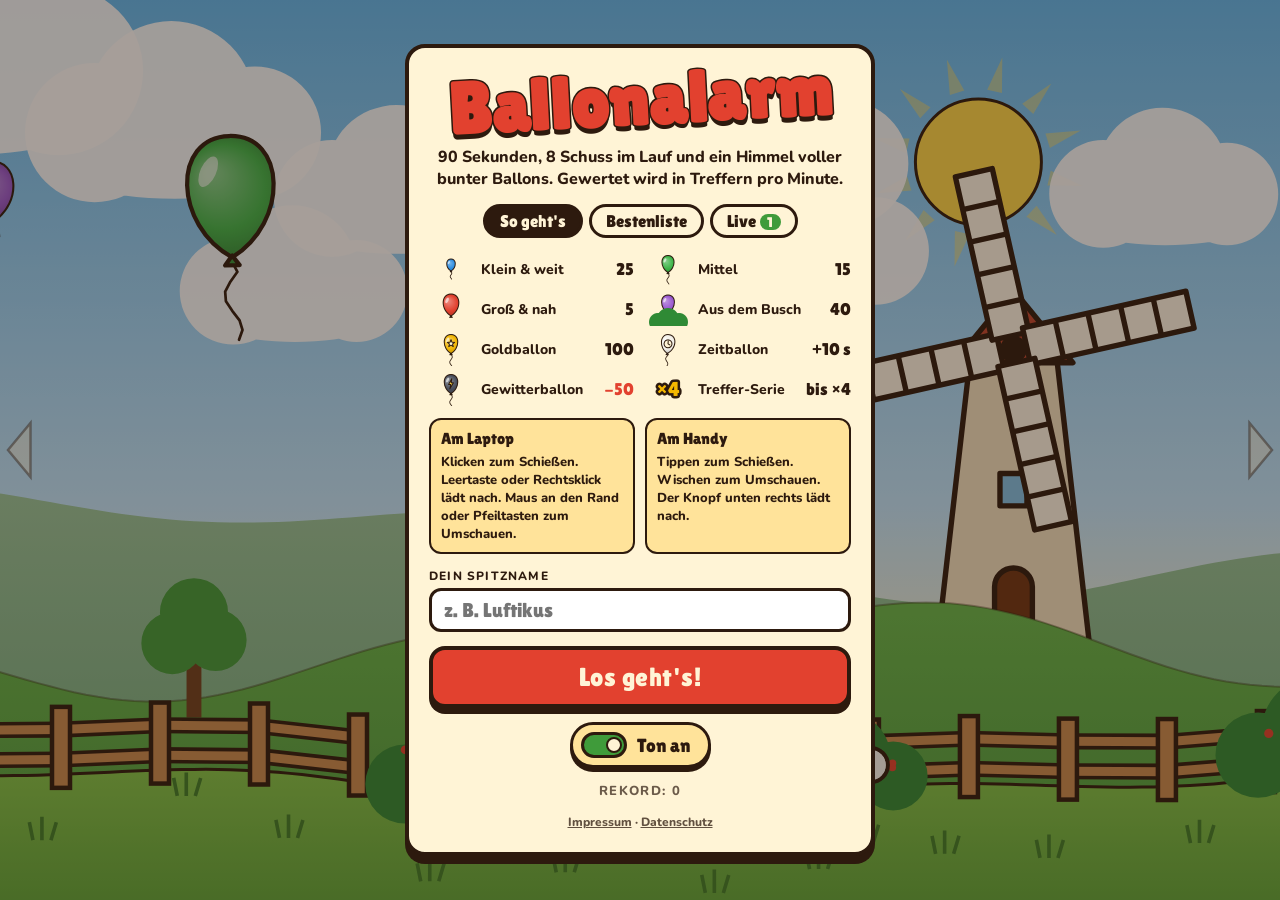
<file: index.html>
<!doctype html>
<html lang="de">
<head>
<meta charset="utf-8">
<meta name="viewport" content="width=device-width,initial-scale=1,viewport-fit=cover,user-scalable=no">
<title>Ballonalarm</title>
<meta name="description" content="Ballons platzen lassen: 90 Sekunden, 8 Schuss, Bestenliste nach Treffern pro Minute. Für Handy und Laptop.">
<meta name="theme-color" content="#5fb8f0">
<link rel="manifest" href="manifest.webmanifest">
<link rel="icon" href="icons/favicon-32.png" sizes="32x32" type="image/png">
<link rel="apple-touch-icon" href="icons/apple-touch-icon.png">
<meta name="mobile-web-app-capable" content="yes">
<meta name="apple-mobile-web-app-capable" content="yes">
<meta name="apple-mobile-web-app-title" content="Ballonalarm">
<meta name="apple-mobile-web-app-status-bar-style" content="black-translucent">
<link rel="preload" href="fonts/lilita-one-latin.woff2" as="font" type="font/woff2" crossorigin>
<script src="config.js"></script>
<style>
@font-face{font-family:"Lilita One";font-style:normal;font-weight:400;font-display:swap;src:url(fonts/lilita-one-latin.woff2) format("woff2")}
@font-face{font-family:"Nunito";font-style:normal;font-weight:700 900;font-display:swap;src:url(fonts/nunito-latin.woff2) format("woff2")}
*,*::before,*::after{box-sizing:border-box}
/* Layout: full-bleed canvas landscape with parallax; cartoon wood-sign HUD pinned to the safe-area corners. Single bright look in every theme. */
:root{
  --ink:#2d1a0e;
  --paper:#fff4d6;
  --paper-2:#ffe39a;
  --red:#e2412f;
  --red-dark:#a92617;
  --leaf:#3f9b3a;
  --sky:#8fd3ff;
  --gold:#f5b700;
  --shade:rgba(45,26,14,.42);
  --font-display:"Lilita One","Arial Rounded MT Bold","Trebuchet MS",sans-serif;
  --font-body:"Nunito",system-ui,-apple-system,"Segoe UI",Roboto,sans-serif;
  color-scheme:light;
}
[hidden]{display:none!important}
html,body{height:100%;overflow:hidden;margin:0}
body{background:var(--sky);color:var(--ink);font-family:var(--font-body);font-weight:800;
  -webkit-user-select:none;user-select:none;-webkit-touch-callout:none;-webkit-tap-highlight-color:transparent;overscroll-behavior:none}
#stage{position:fixed;inset:0;background:var(--sky)}
#game{display:block;width:100%;height:100%;touch-action:none}
#game.mouse{cursor:none}

/* HUD */
.hud{position:fixed;inset:0;pointer-events:none}
.hud-top{position:absolute;left:0;right:0;top:0;display:grid;grid-template-columns:1fr auto 1fr;align-items:start;gap:8px;
  padding:calc(env(safe-area-inset-top,0px) + 10px) calc(env(safe-area-inset-right,0px) + 12px) 0 calc(env(safe-area-inset-left,0px) + 12px)}
.hud-bottom{position:absolute;left:0;right:0;bottom:0;display:flex;justify-content:space-between;align-items:flex-end;gap:10px;
  padding:0 calc(env(safe-area-inset-right,0px) + 12px) calc(env(safe-area-inset-bottom,0px) + 12px) calc(env(safe-area-inset-left,0px) + 12px)}
.sign{background:var(--paper);border:3px solid var(--ink);border-radius:12px;box-shadow:0 4px 0 var(--ink);
  padding:3px 12px 5px;font-family:var(--font-display);font-size:clamp(20px,4.4vw,30px);line-height:1.05;font-variant-numeric:tabular-nums;min-width:0}
.sign small{display:block;font-family:var(--font-body);font-weight:900;font-size:10px;letter-spacing:.14em;text-transform:uppercase;opacity:.65;line-height:1.4}
.left{justify-self:start;display:flex;flex-direction:column;align-items:flex-start;gap:8px}
.right{justify-self:end;display:flex;gap:8px}
#timeSign{text-align:center;min-width:4.2ch}
#timeSign.hurry{background:var(--red);color:var(--paper);animation:throb .5s ease-in-out infinite alternate}
@keyframes throb{to{transform:scale(1.08)}}
#combo{font-family:var(--font-display);font-size:18px;background:var(--gold);border:3px solid var(--ink);border-radius:999px;padding:1px 10px;box-shadow:0 3px 0 var(--ink);transform-origin:left center}
#combo.bump{animation:bump .25s ease-out}
@keyframes bump{from{transform:scale(1.35)}to{transform:scale(1)}}
.icon-btn{pointer-events:auto;width:44px;height:44px;display:grid;place-items:center;background:var(--paper);border:3px solid var(--ink);border-radius:12px;box-shadow:0 4px 0 var(--ink);color:var(--ink);cursor:pointer;padding:0}
.icon-btn svg{width:22px;height:22px}
.icon-btn:active{transform:translateY(3px);box-shadow:0 1px 0 var(--ink)}

.tray{display:flex;gap:4px;padding:8px 10px;background:rgba(45,26,14,.55);border:3px solid var(--ink);border-radius:12px;flex-wrap:wrap;max-width:60vw}
.shell{width:13px;height:32px;border-radius:5px 5px 2px 2px;border:2px solid var(--ink);
  background:linear-gradient(var(--red) 0 66%, var(--gold) 66% 100%);transition:transform .15s,opacity .15s}
.shell.spent{opacity:.22;transform:translateY(4px)}
#reloadBtn{pointer-events:auto;font-family:var(--font-display);font-size:clamp(18px,4.6vw,24px);letter-spacing:.02em;
  background:var(--paper-2);color:var(--ink);border:3px solid var(--ink);border-radius:14px;box-shadow:0 5px 0 var(--ink);padding:12px 18px;cursor:pointer;line-height:1}
#reloadBtn small{display:block;font-family:var(--font-body);font-size:10px;letter-spacing:.12em;text-transform:uppercase;opacity:.6;margin-top:3px}
#reloadBtn:active{transform:translateY(4px);box-shadow:0 1px 0 var(--ink)}
#reloadBtn.urgent{background:var(--red);color:var(--paper);animation:throb .35s ease-in-out infinite alternate}
.touch #reloadBtn small{display:none}

/* Overlays */
.overlay{position:fixed;inset:0;display:grid;place-items:center;background:var(--shade);
  padding:calc(env(safe-area-inset-top,0px) + 16px) calc(env(safe-area-inset-right,0px) + 16px) calc(env(safe-area-inset-bottom,0px) + 16px) calc(env(safe-area-inset-left,0px) + 16px)}
.panel{width:100%;max-width:470px;max-height:100%;overflow:auto;background:var(--paper);border:4px solid var(--ink);border-radius:20px;box-shadow:0 8px 0 var(--ink);
  padding:20px 20px 22px;display:flex;flex-direction:column;gap:14px;text-align:center}
.logo{font-family:var(--font-display);font-size:clamp(46px,13vw,72px);line-height:.9;color:var(--red);letter-spacing:.01em;margin:0;
  -webkit-text-stroke:3px var(--ink);paint-order:stroke fill;text-shadow:0 5px 0 var(--ink);transform:rotate(-3deg)}
.tag{margin:0;font-size:16px;line-height:1.35;text-wrap:balance}
.legend{display:grid;grid-template-columns:1fr 1fr;gap:6px 12px;text-align:left;font-size:14px}
.legend div{display:flex;align-items:center;gap:8px;min-width:0}
.legend canvas{width:44px;height:34px;flex:none}
.legend b{font-family:var(--font-display);font-weight:400;font-size:17px;margin-left:auto;font-variant-numeric:tabular-nums}
.legend .bad b{color:var(--red)}
.controls{display:grid;grid-template-columns:1fr 1fr;gap:10px;text-align:left;font-size:13px;line-height:1.4}
.controls section{background:var(--paper-2);border:2px solid var(--ink);border-radius:12px;padding:8px 10px}
.controls h3{margin:0 0 2px;font-family:var(--font-display);font-weight:400;font-size:16px}
.controls p{margin:0}
.btn{font-family:var(--font-display);font-size:26px;letter-spacing:.02em;background:var(--red);color:var(--paper);border:4px solid var(--ink);border-radius:16px;
  box-shadow:0 6px 0 var(--ink);padding:12px 20px;cursor:pointer}
.btn:active{transform:translateY(5px);box-shadow:0 1px 0 var(--ink)}
.btn:focus-visible,.icon-btn:focus-visible,#reloadBtn:focus-visible{outline:4px solid var(--gold);outline-offset:3px}
.best{margin:0;font-size:13px;letter-spacing:.1em;text-transform:uppercase;opacity:.7}
.rank{margin:0;font-family:var(--font-display);font-size:30px;line-height:1;text-wrap:balance}
.big{font-family:var(--font-display);font-size:clamp(56px,16vw,84px);line-height:.9;color:var(--red);-webkit-text-stroke:3px var(--ink);paint-order:stroke fill;font-variant-numeric:tabular-nums}
.stats{display:grid;grid-template-columns:repeat(3,1fr);gap:8px}
.stats div{background:var(--paper-2);border:2px solid var(--ink);border-radius:12px;padding:6px 4px}
.stats b{display:block;font-family:var(--font-display);font-weight:400;font-size:24px;font-variant-numeric:tabular-nums}
.stats span{font-size:10px;letter-spacing:.12em;text-transform:uppercase;opacity:.7}
.record{align-self:center;background:var(--gold);border:3px solid var(--ink);border-radius:999px;padding:3px 14px;font-family:var(--font-display);font-size:18px;transform:rotate(-2deg)}
.sound-toggle{align-self:center;display:inline-flex;align-items:center;gap:10px;font-family:var(--font-display);font-size:19px;
  background:var(--paper-2);color:var(--ink);border:3px solid var(--ink);border-radius:999px;box-shadow:0 4px 0 var(--ink);padding:7px 18px 7px 8px;cursor:pointer}
.sound-toggle:active{transform:translateY(3px);box-shadow:0 1px 0 var(--ink)}
.sound-toggle:focus-visible{outline:4px solid var(--gold);outline-offset:3px}
.sound-toggle .knob{width:46px;height:26px;border-radius:999px;border:3px solid var(--ink);background:var(--leaf);position:relative;flex:none;transition:background .15s}
.sound-toggle .knob::after{content:"";position:absolute;top:2px;left:22px;width:16px;height:16px;border-radius:50%;background:var(--paper);border:2px solid var(--ink);transition:left .15s}
.sound-toggle[aria-pressed="false"] .knob{background:#b9a58a}
.sound-toggle[aria-pressed="false"] .knob::after{left:2px}
/* multiplayer */
.tabs{display:flex;gap:6px;justify-content:center;flex-wrap:wrap}
.tabs button{font-family:var(--font-display);font-size:17px;background:transparent;color:var(--ink);border:3px solid var(--ink);border-radius:999px;padding:4px 14px;cursor:pointer}
.tabs button[aria-selected="true"]{background:var(--ink);color:var(--paper)}
.tabs button:focus-visible{outline:4px solid var(--gold);outline-offset:2px}
.tabs .dot{display:inline-block;min-width:1.5em;margin-left:4px;padding:0 5px;border-radius:999px;background:var(--leaf);color:var(--paper);font-size:14px}
.pane{display:flex;flex-direction:column;gap:12px;min-width:0}
.board,.live{list-style:none;margin:0;padding:0;display:flex;flex-direction:column;gap:6px;text-align:left}
.board li,.live li{display:grid;grid-template-columns:28px 30px minmax(0,1fr) auto;align-items:center;gap:8px;background:var(--paper-2);border:2px solid var(--ink);border-radius:12px;padding:6px 10px}
.board li.me,.live li.me{background:var(--gold)}
.board .pos{font-family:var(--font-display);font-size:18px;text-align:center;font-variant-numeric:tabular-nums}
.board li:nth-child(1) .pos{color:var(--red)}
.av{width:30px;height:30px;border-radius:50%;border:2px solid var(--ink);display:grid;place-items:center;font-family:var(--font-display);font-size:16px;line-height:1;color:var(--ink);background:var(--paper)}
.who{min-width:0}
.who b{display:block;overflow:hidden;text-overflow:ellipsis;white-space:nowrap;font-weight:900;font-size:15px}
.who span{display:block;font-size:11.5px;opacity:.72;font-variant-numeric:tabular-nums;white-space:nowrap;overflow:hidden;text-overflow:ellipsis}
.metric{text-align:right;font-family:var(--font-display);font-size:22px;line-height:1;font-variant-numeric:tabular-nums}
.metric small{display:block;font-family:var(--font-body);font-size:9.5px;letter-spacing:.1em;text-transform:uppercase;opacity:.7}
.live li{grid-template-columns:30px minmax(0,1fr) auto}
.pill{display:inline-block;font-size:10px;letter-spacing:.1em;text-transform:uppercase;padding:1px 7px;border-radius:999px;border:2px solid var(--ink);margin-left:4px;vertical-align:1px;background:var(--paper)}
.pill.play{background:var(--red);color:var(--paper)}
.empty{margin:0;font-size:14px;line-height:1.45;opacity:.8;text-wrap:balance}
.note{margin:0;font-size:13px;line-height:1.4;opacity:.85}
#hpmLive{display:block;font-family:var(--font-body);font-weight:900;font-size:11px;letter-spacing:.06em;opacity:.75;line-height:1.3}
.rivals{display:flex;flex-direction:column;gap:4px;max-width:46vw}
.rival{display:flex;align-items:center;gap:6px;background:rgba(255,244,214,.92);border:2px solid var(--ink);border-radius:999px;padding:2px 9px 2px 3px;font-size:12px;font-weight:900;min-width:0}
.rival .av{width:20px;height:20px;font-size:11px;border-width:1.5px;flex:none}
.rival span{overflow:hidden;text-overflow:ellipsis;white-space:nowrap;min-width:0}
.rival b{margin-left:auto;font-family:var(--font-display);font-weight:400;font-size:14px;font-variant-numeric:tabular-nums;white-space:nowrap}
#ticker{position:fixed;left:50%;transform:translateX(-50%);top:calc(env(safe-area-inset-top,0px) + 84px);display:flex;flex-direction:column;align-items:center;gap:6px;pointer-events:none;width:min(92vw,440px);z-index:5}
.tick{background:var(--ink);color:var(--paper);border-radius:999px;padding:5px 14px;font-size:14px;font-weight:800;text-align:center;box-shadow:0 3px 0 rgba(0,0,0,.25);animation:tickIn .25s ease-out;max-width:100%;overflow:hidden;text-overflow:ellipsis;white-space:nowrap}
.tick b{color:var(--gold)}
.tick.out{opacity:0;transition:opacity .4s}
@keyframes tickIn{from{transform:translateY(-8px);opacity:0}}
.stats.four{grid-template-columns:repeat(4,1fr)}
.invite{display:flex;align-items:center;gap:10px;flex-wrap:wrap;text-align:left;background:var(--ink);color:var(--paper);border-radius:14px;padding:10px 12px;box-shadow:0 4px 0 rgba(45,26,14,.35)}
.invite-text{flex:1 1 170px;min-width:0;display:flex;flex-direction:column;gap:2px}
.invite-text b{font-family:var(--font-display);font-weight:400;font-size:19px;line-height:1.15;font-variant-numeric:tabular-nums}
.invite-text span{font-size:13px;opacity:.85;line-height:1.35}
.invite-actions{display:flex;gap:8px;flex-wrap:wrap}
.ibtn{font-family:var(--font-display);font-size:18px;border:3px solid var(--paper);border-radius:12px;padding:6px 14px;cursor:pointer;background:var(--gold);color:var(--ink)}
.ibtn.ghost{background:transparent;color:var(--paper)}
.ibtn:active{transform:translateY(2px)}
.ibtn:focus-visible{outline:3px solid var(--gold);outline-offset:2px}
.btn.alt{background:var(--leaf);font-size:22px}
.countdown{position:fixed;inset:0;display:grid;place-items:center;z-index:30;pointer-events:none;font-family:var(--font-display);font-size:clamp(110px,38vw,250px);line-height:1;color:var(--gold);-webkit-text-stroke:6px var(--ink);paint-order:stroke fill;text-shadow:0 10px 0 var(--ink)}
.match-box{display:flex;flex-direction:column;gap:6px}
.mode-pick{display:grid;grid-template-columns:1fr 1fr;gap:8px}
.mode{display:flex;flex-direction:column;gap:4px;text-align:left;background:var(--paper-2);color:var(--ink);border:3px solid var(--ink);border-radius:14px;box-shadow:0 4px 0 var(--ink);padding:10px 12px;cursor:pointer;font:inherit}
.mode b{font-family:var(--font-display);font-weight:400;font-size:19px;line-height:1.1}
.mode span{font-size:12.5px;line-height:1.35}
.mode:active{transform:translateY(3px);box-shadow:0 1px 0 var(--ink)}
.mode:focus-visible{outline:4px solid var(--gold);outline-offset:2px}
.mode.sky{background:#bfe7ff}
.btn.ghost{background:var(--paper-2);color:var(--ink);font-size:20px}
@media (max-width:420px){.mode-pick{grid-template-columns:1fr}}
.nick{display:flex;flex-direction:column;gap:4px;text-align:left;font-size:12px;letter-spacing:.1em;text-transform:uppercase}
.nick input{font-family:var(--font-display);font-size:20px;letter-spacing:0;text-transform:none;color:var(--ink);background:#fff;border:3px solid var(--ink);border-radius:12px;padding:8px 12px;width:100%;user-select:text;-webkit-user-select:text}
.nick input:focus-visible{outline:4px solid var(--gold);outline-offset:2px}
.install{align-self:center;font-family:var(--font-display);font-size:18px;background:var(--leaf);color:var(--paper);border:3px solid var(--ink);border-radius:999px;box-shadow:0 4px 0 var(--ink);padding:7px 18px;cursor:pointer}
.install:active{transform:translateY(3px);box-shadow:0 1px 0 var(--ink)}
.legal{margin:0;font-size:12px;opacity:.75}
.legal a{color:var(--ink)}
@media (max-width:420px){
  .stats.four{grid-template-columns:repeat(2,1fr)}
  .legend{grid-template-columns:1fr;gap:4px}
  .controls{grid-template-columns:1fr}
  .panel{padding:16px 14px 18px;gap:12px}
}
@media (max-height:520px) and (orientation:landscape){
  .panel{max-width:640px}
  .logo{font-size:44px}
  .legend{grid-template-columns:1fr 1fr 1fr}
}
@media (prefers-reduced-motion:reduce){
  #timeSign.hurry,#reloadBtn.urgent,#combo.bump,.tick{animation:none}
}
</style>
</head>
<body>
<div id="stage"><canvas id="game" aria-label="Spielfeld"></canvas></div>

<div class="hud" id="hud" hidden>
  <div class="hud-top">
    <div class="left">
      <div class="sign"><small>Punkte</small><span id="score">0</span><span id="hpmLive">– Treffer/min</span></div>
      <div id="combo" hidden>Serie ×2</div>
      <div class="rivals" id="rivals" aria-label="Andere Spieler"></div>
    </div>
    <div class="sign" id="timeSign"><small>Zeit</small><span id="time">90</span></div>
    <div class="right">
      <button class="icon-btn" id="endBtn" aria-label="Runde beenden" title="Runde beenden">
        <svg viewBox="0 0 24 24" fill="none" stroke="currentColor" stroke-width="3" stroke-linecap="round"><path d="M6 6l12 12M18 6L6 18"/></svg>
      </button>
      <button class="icon-btn" id="pauseBtn" aria-label="Pause">
        <svg viewBox="0 0 24 24" fill="currentColor"><rect x="5" y="4" width="5" height="16" rx="1.5"/><rect x="14" y="4" width="5" height="16" rx="1.5"/></svg>
      </button>
      <button class="icon-btn" id="muteBtn" aria-label="Ton aus">
        <svg id="icoOn" viewBox="0 0 24 24" fill="none" stroke="currentColor" stroke-width="2.6" stroke-linecap="round" stroke-linejoin="round"><path d="M4 9h4l5-4v14l-5-4H4z" fill="currentColor"/><path d="M16.5 8.5a5 5 0 0 1 0 7M19 6a8.5 8.5 0 0 1 0 12"/></svg>
        <svg id="icoOff" viewBox="0 0 24 24" fill="none" stroke="currentColor" stroke-width="2.6" stroke-linecap="round" stroke-linejoin="round" hidden><path d="M4 9h4l5-4v14l-5-4H4z" fill="currentColor"/><path d="M17 9l5 6M22 9l-5 6"/></svg>
      </button>
    </div>
  </div>
  <div class="hud-bottom">
    <div class="tray" id="tray" aria-label="Munition"></div>
    <button id="reloadBtn">Nachladen<small>Leertaste</small></button>
  </div>
</div>

<div id="ticker" aria-live="polite"></div>
<div id="countdown" class="countdown" hidden aria-live="assertive"></div>

<div class="overlay" id="menu">
  <div class="panel">
    <h1 class="logo">Ballonalarm</h1>
    <p class="tag">90 Sekunden, 8 Schuss im Lauf und ein Himmel voller bunter Ballons. Gewertet wird in Treffern pro Minute.</p>
    <div class="invite" data-invite hidden>
      <div class="invite-text"><b class="inv-title"></b><span class="inv-sub"></span></div>
      <div class="invite-actions"><button class="ibtn" data-act="join">Mitspielen</button><button class="ibtn" data-act="now">Jetzt starten</button><button class="ibtn ghost" data-act="leave">Verlassen</button></div>
    </div>
    <div class="tabs" role="tablist">
      <button role="tab" data-tab="help" aria-selected="true">So geht's</button>
      <button role="tab" data-tab="board" aria-selected="false">Bestenliste</button>
      <button role="tab" data-tab="live" aria-selected="false" id="liveTab">Live<span class="dot" id="liveCount">1</span></button>
    </div>
    <div class="pane" data-pane="help">
    <div class="legend" id="legend">
      <div><canvas data-icon="far"></canvas>Klein &amp; weit<b>25</b></div>
      <div><canvas data-icon="mid"></canvas>Mittel<b>15</b></div>
      <div><canvas data-icon="near"></canvas>Groß &amp; nah<b>5</b></div>
      <div><canvas data-icon="popup"></canvas>Aus dem Busch<b>40</b></div>
      <div><canvas data-icon="gold"></canvas>Goldballon<b>100</b></div>
      <div><canvas data-icon="balloon"></canvas>Zeitballon<b>+10 s</b></div>
      <div class="bad"><canvas data-icon="storm"></canvas>Gewitterballon<b>−50</b></div>
      <div><canvas data-icon="combo"></canvas>Treffer-Serie<b>bis ×4</b></div>
    </div>
    <div class="controls">
      <section><h3>Am Laptop</h3><p>Klicken zum Schießen. Leertaste oder Rechtsklick lädt nach. Maus an den Rand oder Pfeiltasten zum Umschauen.</p></section>
      <section><h3>Am Handy</h3><p>Tippen zum Schießen. Wischen zum Umschauen. Der Knopf unten rechts lädt nach.</p></section>
    </div>
    </div>
    <div class="pane" data-pane="board" hidden>
      <ol class="board" id="boardList"></ol>
      <p class="note" id="boardNote"></p>
    </div>
    <div class="pane" data-pane="live" hidden>
      <ul class="live" id="liveList"></ul>
      <p class="note">Schick den Link weiter. Wer die Seite öffnet, taucht hier auf und spielt gleichzeitig mit.</p>
    </div>
    <label class="nick" id="nickWrap" hidden><span>Dein Spitzname</span><input id="nick" maxlength="20" autocomplete="nickname" placeholder="z. B. Luftikus" enterkeyhint="go"></label>
    <button class="btn" id="startBtn">Los geht's!</button>
    <button class="btn alt" id="hostBtn" hidden>Gemeinsame Runde starten</button>
    <div class="mode-pick" data-modepick hidden>
      <button class="mode sky" data-mode="sky"><b>Gemeinsamer Himmel</b><span>Alle sehen dieselben Ballons. Wer zuerst trifft, bekommt die Punkte. Ihr seht die Fadenkreuze der anderen.</span></button>
      <button class="mode" data-mode="solo"><b>Jeder für sich</b><span>Gleicher Start, eigener Himmel. Wer schafft mehr Treffer pro Minute?</span></button>
    </div>
    <button class="sound-toggle" data-sound aria-pressed="true"><span class="knob"></span><span class="lbl">Ton an</span></button>
    <p class="best" id="bestMenu">Rekord: 0</p>
    <button class="install" id="installBtn" hidden>Als App installieren</button>
    <p class="note" id="iosHint" hidden>Als App aufs iPhone: auf das Teilen-Symbol tippen, dann „Zum Home-Bildschirm“.</p>
    <p class="legal"><a href="impressum.html">Impressum</a> · <a href="datenschutz.html">Datenschutz</a></p>
  </div>
</div>

<div class="overlay" id="pause" hidden>
  <div class="panel">
    <p class="rank">Pause</p>
    <p class="tag">Die Ballons schweben so lange weiter.</p>
    <button class="btn" id="resumeBtn">Weiter</button>
    <button class="sound-toggle" data-sound aria-pressed="true"><span class="knob"></span><span class="lbl">Ton an</span></button>
    <button class="btn ghost" id="quitBtn">Runde beenden</button>
  </div>
</div>

<div class="overlay" id="over" hidden>
  <div class="panel">
    <div class="invite" data-invite hidden>
      <div class="invite-text"><b class="inv-title"></b><span class="inv-sub"></span></div>
      <div class="invite-actions"><button class="ibtn" data-act="join">Mitspielen</button><button class="ibtn" data-act="now">Jetzt starten</button><button class="ibtn ghost" data-act="leave">Verlassen</button></div>
    </div>
    <p class="best">Zeit abgelaufen</p>
    <p class="rank" id="rank">Ballonschreck</p>
    <div class="big" id="finalScore">0</div>
    <div class="record" id="record" hidden>Neuer Rekord!</div>
    <div class="match-box" id="matchBox" hidden><p class="best" id="matchTitle">Gemeinsame Runde</p><ol class="board" id="matchList"></ol></div>
    <div class="stats four">
      <div><b id="stHpm">0</b><span>Treffer/min</span></div>
      <div><b id="stSpm">0</b><span>Schüsse/min</span></div>
      <div><b id="stHits">0</b><span>Treffer</span></div>
      <div><b id="stAcc">0 %</b><span>Quote</span></div>
    </div>
    <p class="note" id="saveNote"></p>
    <ol class="board" id="boardMini"></ol>
    <button class="btn" id="againBtn">Nochmal!</button>
    <button class="btn alt" id="hostBtn2" hidden>Gemeinsame Runde starten</button>
    <div class="mode-pick" data-modepick hidden>
      <button class="mode sky" data-mode="sky"><b>Gemeinsamer Himmel</b><span>Alle sehen dieselben Ballons. Wer zuerst trifft, bekommt die Punkte. Ihr seht die Fadenkreuze der anderen.</span></button>
      <button class="mode" data-mode="solo"><b>Jeder für sich</b><span>Gleicher Start, eigener Himmel. Wer schafft mehr Treffer pro Minute?</span></button>
    </div>
    <button class="btn ghost" id="menuBtn">Zum Menü</button>
    <button class="sound-toggle" data-sound aria-pressed="true"><span class="knob"></span><span class="lbl">Ton an</span></button>
    <p class="best" id="bestOver">Rekord: 0</p>
  </div>
</div>

<script>
(() => {
'use strict';
const GAME_TIME = 90, MAG = 8;
const $ = id => document.getElementById(id);
const cv = $('game'), ctx = cv.getContext('2d'), stage = $('stage');
const reduceMotion = matchMedia('(prefers-reduced-motion: reduce)').matches;
const isTouch = matchMedia('(pointer: coarse)').matches;
if (isTouch) document.documentElement.classList.add('touch');

const INK = '#2d1a0e';
const LAYERS = [
  { p: 0.3, scale: 0.45, pts: 25 },
  { p: 0.6, scale: 0.7,  pts: 15 },
  { p: 1.0, scale: 1.0,  pts: 5 }
];

const rand = (a, b) => a + Math.random() * (b - a);
const clamp = (v, a, b) => Math.max(a, Math.min(b, v));
function rng(seed) { return () => { seed |= 0; seed = seed + 0x6D2B79F5 | 0; let t = Math.imul(seed ^ seed >>> 15, 1 | seed); t = t + Math.imul(t ^ t >>> 7, 61 | t) ^ t; return ((t ^ t >>> 14) >>> 0) / 4294967296; }; }

/* ---------- state ---------- */
let W = 0, H = 0, DPR = 1, U = 1, Lw = 1, worldW = 0, cam = 0;
let state = 'menu';            // menu | play | pause | over
let timeBonus = 0, playedSecs = 0, score = 0, timeLeft = GAME_TIME, ammo = MAG, reloadT = 0, shots = 0, hits = 0, streak = 0, bestStreak = 0;
let birds = [], parts = [], balloons = [], sheep = null;
let flash = 0, ambT = 2, spawnT = 0, popT = 3, balT = 18, T = 0, shake = 0, lastTick = 99;
let clouds = [], trees = [], bushes = [], fence = [], tufts = [], windmill = null;
const mouse = { x: -1, y: -1, in: false };
const keys = { left: false, right: false };
let best = 0;
try { best = parseInt(localStorage.getItem('ballonalarm-best') || '0', 10) || 0; } catch (e) {}

/* ---------- terrain ---------- */
const farY  = x => H * 0.6  - H * (0.05 * Math.sin(x / Lw * 4 + 1) + 0.025 * Math.sin(x / Lw * 11 + 2));
const midY  = x => H * 0.72 - H * (0.04 * Math.sin(x / Lw * 6 + 3) + 0.02 * Math.sin(x / Lw * 15));
const nearY = x => H * 0.87 - H * (0.022 * Math.sin(x / Lw * 5 + 0.5) + 0.012 * Math.sin(x / Lw * 13 + 1));
const extent = p => W + (worldW - W) * p;
const progress = () => clamp(1 - timeLeft / GAME_TIME, 0, 1);

function buildScenery() {
  const r = rng(7);
  clouds = [];
  const ce = extent(0.12) + 300;
  for (let i = 0; i < 7; i++) clouds.push({ x: r() * ce, y: H * (0.06 + r() * 0.3), s: U * (0.05 + r() * 0.05), v: U * (0.01 + r() * 0.02) });
  trees = [];
  const e1 = extent(0.6);
  for (let x = r() * U * 0.3; x < e1; x += U * (0.18 + r() * 0.45)) trees.push({ x, s: U * (0.045 + r() * 0.035), c: r() < 0.3 ? 1 : 0 });
  windmill = { x: e1 * 0.72, s: U * 0.3 };
  trees = trees.filter(t => Math.abs(t.x - windmill.x) > U * 0.2);
  bushes = [];
  const n = Math.max(4, Math.round(worldW / (U * 0.55)));
  for (let i = 0; i < n; i++) bushes.push({ x: (i + 0.3 + r() * 0.4) * worldW / n, r: U * (0.05 + r() * 0.025), seed: r() * 10 });
  fence = [];
  for (let x = worldW * 0.08; x < worldW * 0.4; x += U * 0.11) fence.push(x);
  for (let x = worldW * 0.62; x < worldW * 0.9; x += U * 0.11) fence.push(x);
  tufts = [];
  for (let x = 0; x < worldW; x += U * (0.05 + r() * 0.12)) tufts.push({ x, d: r() });
  if (!sheep) sheep = { x: worldW / 2 + U * 0.3, dir: -1, v: 0, t: 0, hitT: 0, pause: 0 };
  sheep.x = clamp(sheep.x, worldW * 0.1, worldW * 0.9);
}

function resize() {
  const oW = W, oH = H;
  W = stage.clientWidth; H = stage.clientHeight;
  DPR = Math.min(2, window.devicePixelRatio || 1);
  cv.width = Math.round(W * DPR); cv.height = Math.round(H * DPR);
  U = Math.min(H, W * 1.25); Lw = Math.max(W, H);
  worldW = Math.round(Math.max(W * 1.6, W + H * 0.5));
  if (!oW) cam = (worldW - W) / 2;
  cam = clamp(cam, 0, worldW - W);
  if (oW && (Math.abs(oW - W) > 2 || Math.abs(oH - H) > 2)) { birds = []; balloons = []; parts = []; }
  buildScenery();
}

/* ---------- audio ---------- */
let ac = null, master = null, musicGain = null, noiseBuf = null, muted = false;
try { muted = localStorage.getItem('ballonalarm-muted') === '1'; } catch (e) {}
function wake() { try { const r = ac.resume(); if (r && r.catch) r.catch(() => {}); } catch (e) {} }
function audioInit() {
  // iOS 17+: play like a game/media app, so the silent switch does not mute the page
  try { if (navigator.audioSession && navigator.audioSession.type !== 'playback') navigator.audioSession.type = 'playback'; } catch (e) {}
  // iOS reports 'suspended' or 'interrupted' (e.g. after switching apps); any gesture brings it back
  if (ac) { if (ac.state !== 'running') wake(); return; }
  try {
    ac = new (window.AudioContext || window.webkitAudioContext)();
    master = ac.createGain(); master.gain.value = muted ? 0 : 0.55; master.connect(ac.destination);
    musicGain = ac.createGain(); musicGain.gain.value = 0.32; musicGain.connect(master);
    const unlock = ac.createBufferSource(); unlock.buffer = ac.createBuffer(1, 1, 22050); unlock.connect(ac.destination); unlock.start(0);
    if (ac.state !== 'running') wake();
    noiseBuf = ac.createBuffer(1, ac.sampleRate, ac.sampleRate);
    const d = noiseBuf.getChannelData(0);
    for (let i = 0; i < d.length; i++) d[i] = Math.random() * 2 - 1;
  } catch (e) { ac = null; }
}
function noise(t0, dur, o) {
  const s = ac.createBufferSource(); s.buffer = noiseBuf;
  const f = ac.createBiquadFilter(); f.type = o.type || 'lowpass'; f.frequency.value = o.freq || 1200; f.Q.value = o.q || 0.7;
  const g = ac.createGain(); g.gain.setValueAtTime(o.gain || 1, t0); g.gain.exponentialRampToValueAtTime(0.001, t0 + (o.decay || dur));
  s.connect(f); f.connect(g); g.connect(master); s.start(t0); s.stop(t0 + dur);
}
function tone(t0, dur, o) {
  const osc = ac.createOscillator(); osc.type = o.type || 'square';
  osc.frequency.setValueAtTime(o.f0, t0); osc.frequency.exponentialRampToValueAtTime(o.f1 || o.f0, t0 + dur);
  const g = ac.createGain(); g.gain.setValueAtTime(0.0001, t0); g.gain.exponentialRampToValueAtTime(o.gain || 0.2, t0 + 0.008);
  g.gain.exponentialRampToValueAtTime(0.001, t0 + dur);
  osc.connect(g); g.connect(o.dest || master); osc.start(t0); osc.stop(t0 + dur + 0.02);
}
const sfx = {};
const def = (name, fn) => { sfx[name] = (...a) => { if (!ac || muted) return; try { fn(ac.currentTime, ...a); } catch (e) {} }; };
def('shot', t => { noise(t, 0.5, { freq: 2600, gain: 0.8, decay: 0.32 }); noise(t, 0.3, { freq: 380, gain: 1, decay: 0.22 }); tone(t, 0.2, { type: 'sine', f0: 150, f1: 38, gain: 0.8 }); });
def('reload', t => { noise(t, 0.05, { type: 'highpass', freq: 2200, gain: 0.7, decay: 0.045 }); tone(t + 0.02, 0.05, { f0: 260, f1: 180, gain: 0.08 });
  noise(t + 0.2, 0.06, { type: 'highpass', freq: 1800, gain: 0.9, decay: 0.05 }); tone(t + 0.22, 0.07, { f0: 200, f1: 140, gain: 0.1 }); });
def('empty', t => { noise(t, 0.03, { type: 'highpass', freq: 4000, gain: 0.5, decay: 0.025 }); });
def('cluck', (t, pitch = 1) => { const b = pitch * rand(0.9, 1.15);
  tone(t, 0.08, { f0: 900 * b, f1: 520 * b, gain: 0.1 }); tone(t + 0.09, 0.18, { type: 'sawtooth', f0: 1250 * b, f1: 430 * b, gain: 0.11 }); });
def('gold', t => { [880, 1109, 1319, 1760, 2217].forEach((f, i) => tone(t + i * 0.06, 0.16, { type: 'triangle', f0: f, gain: 0.18 })); });
def('pop', t => { noise(t, 0.14, { type: 'bandpass', freq: 1600, q: 1.2, gain: 1, decay: 0.12 }); tone(t + 0.05, 0.25, { type: 'triangle', f0: 660, f1: 1320, gain: 0.15 }); });
def('baa', t => {
  const o = ac.createOscillator(); o.type = 'sawtooth'; o.frequency.setValueAtTime(380, t); o.frequency.linearRampToValueAtTime(300, t + 0.6);
  const l = ac.createOscillator(); l.frequency.value = 9; const lg = ac.createGain(); lg.gain.value = 22; l.connect(lg); lg.connect(o.frequency);
  const f = ac.createBiquadFilter(); f.type = 'lowpass'; f.frequency.value = 1400;
  const g = ac.createGain(); g.gain.setValueAtTime(0.0001, t); g.gain.exponentialRampToValueAtTime(0.25, t + 0.05); g.gain.exponentialRampToValueAtTime(0.001, t + 0.65);
  o.connect(f); f.connect(g); g.connect(master); o.start(t); l.start(t); o.stop(t + 0.7); l.stop(t + 0.7);
});
def('tick', t => tone(t, 0.05, { f0: 1500, gain: 0.06 }));
def('popHit', (t, pitch = 1) => { noise(t, 0.09, { type: 'bandpass', freq: 2200 * pitch, q: 0.9, gain: 1.1, decay: 0.07 }); noise(t, 0.05, { type: 'highpass', freq: 5000, gain: 0.5, decay: 0.03 }); tone(t + 0.01, 0.12, { type: 'triangle', f0: 900 * pitch, f1: 1600 * pitch, gain: 0.07 }); });
def('squeak', t => { const b = rand(0.8, 1.3); tone(t, 0.12, { type: 'sine', f0: 700 * b, f1: 1100 * b, gain: 0.025 }); tone(t + 0.13, 0.1, { type: 'sine', f0: 1000 * b, f1: 650 * b, gain: 0.02 }); });
def('thunder', t => { noise(t, 1.2, { freq: 220, gain: 1.2, decay: 1.1 }); noise(t + 0.05, 0.6, { freq: 900, gain: 0.5, decay: 0.4 }); tone(t, 0.6, { type: 'sawtooth', f0: 160, f1: 50, gain: 0.12 }); });
def('gack', (t, vol = 0.05) => { const b = rand(0.85, 1.25);
  for (let i = 0; i < 3; i++) tone(t + i * 0.09, 0.07, { type: 'square', f0: 700 * b, f1: 480 * b, gain: vol });
  tone(t + 0.3, 0.2, { type: 'sawtooth', f0: 1100 * b, f1: 520 * b, gain: vol * 1.2 }); });
def('peek', t => { tone(t, 0.22, { type: 'sine', f0: 400, f1: 1300, gain: 0.12 }); tone(t + 0.24, 0.08, { f0: 1000, f1: 700, gain: 0.06 }); });
def('shimmer', t => { for (let i = 0; i < 6; i++) tone(t + i * 0.045, 0.12, { type: 'sine', f0: 1760 + i * 220, gain: 0.05 }); });
def('streak', (t, m) => { const base = 523 * Math.pow(2, (m - 2) * 2 / 12); [0, 4, 7, 12].forEach((n, i) => tone(t + i * 0.05, 0.12, { type: 'square', f0: base * Math.pow(2, n / 12), gain: 0.07 })); });
def('click', t => tone(t, 0.04, { type: 'triangle', f0: 900, f1: 600, gain: 0.12 }));
def('record', t => { [523, 659, 784, 1047, 784, 1047].forEach((f, i) => tone(t + i * 0.11, i === 5 ? 0.5 : 0.12, { type: 'square', f0: f, gain: 0.09 })); });

/* ---------- music: a little farmyard polka ---------- */
const midi = m => 440 * Math.pow(2, (m - 69) / 12);
const PROG = ['C', 'G', 'G', 'C', 'F', 'C', 'G', 'C'];
const CH = { C: { root: 36, fifth: 43, stab: [60, 64, 67] }, F: { root: 41, fifth: 48, stab: [60, 65, 69] }, G: { root: 43, fifth: 38, stab: [59, 62, 65] } };
const MEL = [72,-1,76,79,76,-1,72,-1, 74,-1,71,74,79,-1,-1,-1, 71,-1,74,77,74,-1,71,-1, 72,76,79,76,72,-1,-1,-1,
             77,-1,81,77,72,-1,77,-1, 79,-1,76,72,76,-1,-1,-1, 74,-1,71,67,71,74,77,74, 72,-1,67,-1,72,-1,-1,-1];
let nextNote = 0, step = 0;
function playStep(t, d) {
  const bar = Math.floor(step / 8) % 8, s8 = step % 8, ch = CH[PROG[bar]];
  if (s8 % 2 === 0) tone(t, d * 1.6, { type: 'triangle', f0: midi(s8 % 4 === 0 ? ch.root : ch.fifth), gain: 0.5, dest: musicGain });
  else ch.stab.forEach(n => tone(t, d * 0.45, { type: 'square', f0: midi(n), gain: 0.05, dest: musicGain }));
  const m = MEL[(step % 64)];
  if (m > 0) tone(t, d * 0.9, { type: 'triangle', f0: midi(m), gain: 0.22, dest: musicGain });
}
function musicTick() {
  if (!ac || muted || ac.state !== 'running' || !(state === 'menu' || state === 'play')) { nextNote = 0; return; }
  const now = ac.currentTime;
  if (nextNote < now) nextNote = now + 0.05;
  const d = 60 / 138 / 2 * (state === 'play' && timeLeft <= 10 ? 0.75 : 1);
  try { while (nextNote < now + 0.2) { playStep(nextNote, d); nextNote += d; step++; } } catch (e) {}
}
def('start', t => { [523, 659, 784].forEach((f, i) => tone(t + i * 0.09, 0.14, { type: 'triangle', f0: f, gain: 0.2 })); });
def('end', t => { [784, 659, 523, 392].forEach((f, i) => tone(t + i * 0.13, 0.22, { type: 'triangle', f0: f, gain: 0.2 })); tone(t + 0.55, 0.5, { type: 'triangle', f0: 523, gain: 0.2 }); });

/* ---------- drawing: characters ---------- */
function ell(c, x, y, rx, ry, rot = 0) { c.beginPath(); c.ellipse(x, y, rx, ry, rot, 0, Math.PI * 2); }
function blob(c, x, y, r) { c.moveTo(x + r, y); c.arc(x, y, r, 0, Math.PI * 2); }
function circ(c, x, y, r) { c.beginPath(); c.arc(x, y, r, 0, Math.PI * 2); }

const BALLOON_COLORS = ['#e2412f', '#2f8fe2', '#3fb54a', '#9b59d0', '#ff7ab6', '#ff8c1a', '#18b5a5'];
function shade(hex, f) {
  const n = parseInt(hex.slice(1), 16), r = n >> 16, g = n >> 8 & 255, b = n & 255;
  const m = v => Math.round(f < 0 ? v * (1 + f) : v + (255 - v) * f);
  return 'rgb(' + m(r) + ',' + m(g) + ',' + m(b) + ')';
}
// Toy balloon centred on (x, y); R = vertical radius. face: 'star' | 'bolt' | 'clock' | null
function drawToyBalloon(c, x, y, R, t, o = {}) {
  const col = o.color || '#e2412f';
  c.save(); c.translate(x, y); c.rotate(Math.sin(t * 1.7 + (o.seed || 0)) * 0.08);
  c.lineJoin = 'round'; c.lineCap = 'round'; c.strokeStyle = INK; c.lineWidth = Math.max(1, R * 0.07);
  if (!o.noString) {
    c.beginPath(); c.moveTo(0, R * 1.08);
    for (let i = 1; i <= 8; i++) c.lineTo(Math.sin(t * 3 + i * 0.9 + (o.seed || 0)) * R * 0.14, R * 1.08 + i * R * 0.16);
    c.lineWidth = Math.max(0.8, R * 0.045); c.stroke(); c.lineWidth = Math.max(1, R * 0.07);
  }
  const g = c.createRadialGradient(-R * 0.3, -R * 0.4, R * 0.1, 0, 0, R * 1.1);
  g.addColorStop(0, shade(col, 0.35)); g.addColorStop(0.6, col); g.addColorStop(1, shade(col, -0.25));
  c.fillStyle = g;
  c.beginPath(); c.moveTo(0, -R);
  c.bezierCurveTo(R * 0.95, -R, R * 0.95, R * 0.45, 0, R);
  c.bezierCurveTo(-R * 0.95, R * 0.45, -R * 0.95, -R, 0, -R);
  c.fill(); c.stroke();
  c.fillStyle = shade(col, -0.2);
  c.beginPath(); c.moveTo(-R * 0.12, R * 1.13); c.lineTo(R * 0.12, R * 1.13); c.lineTo(0, R * 0.97); c.closePath(); c.fill(); c.stroke();
  c.fillStyle = 'rgba(255,255,255,.6)'; ell(c, -R * 0.36, -R * 0.42, R * 0.13, R * 0.27, 0.45); c.fill();
  if (o.face === 'star') {
    c.fillStyle = '#fff8d0'; c.beginPath();
    for (let i = 0; i < 10; i++) { const a = -Math.PI / 2 + i * Math.PI / 5, r = i % 2 ? R * 0.17 : R * 0.4; c.lineTo(Math.cos(a) * r, Math.sin(a) * r - R * 0.05); }
    c.closePath(); c.fill(); c.lineWidth = Math.max(1, R * 0.05); c.stroke();
  } else if (o.face === 'bolt') {
    c.fillStyle = '#ffd84a'; c.beginPath();
    c.moveTo(R * 0.08, -R * 0.55); c.lineTo(-R * 0.25, R * 0.05); c.lineTo(-R * 0.02, R * 0.05); c.lineTo(-R * 0.12, R * 0.5); c.lineTo(R * 0.25, -R * 0.12); c.lineTo(R * 0.02, -R * 0.12); c.closePath();
    c.fill(); c.lineWidth = Math.max(1, R * 0.05); c.stroke();
  } else if (o.face === 'clock') {
    c.fillStyle = '#fff4d6'; circ(c, 0, -R * 0.02, R * 0.42); c.fill(); c.lineWidth = Math.max(1, R * 0.06); c.stroke();
    c.beginPath(); c.moveTo(0, -R * 0.02); c.lineTo(0, -R * 0.3); c.moveTo(0, -R * 0.02); c.lineTo(R * 0.2, R * 0.08); c.stroke();
  }
  c.restore();
}

function drawSheep(c, x, y, R, dir, t, o = {}) {
  c.save(); c.translate(x, y); c.scale(dir * R, R);
  c.lineJoin = 'round'; c.strokeStyle = INK; c.lineWidth = 0.09;
  const step = Math.sin(t * 12) * (o.walk ? 0.15 : 0);
  c.fillStyle = INK;
  for (const [lx, ph] of [[-0.6, 1], [-0.25, -1], [0.35, -1], [0.7, 1]]) { c.fillRect(lx - 0.07 + step * ph, -0.55, 0.14, 0.55); }
  const bob = o.jump ? -0.5 : Math.abs(Math.sin(t * 12)) * (o.walk ? -0.05 : 0);
  c.translate(0, bob);
  c.fillStyle = '#fbfaf5';
  const puffs = [[-0.7, -0.95, 0.38], [-0.3, -1.2, 0.42], [0.2, -1.2, 0.42], [0.6, -0.98, 0.36], [-0.2, -0.75, 0.45], [0.35, -0.72, 0.42]];
  for (const [px, py, pr] of puffs) { circ(c, px, py, pr); c.fill(); c.stroke(); }
  for (const [px, py, pr] of puffs) { circ(c, px, py, pr - 0.05); c.fill(); }
  c.fillStyle = '#3a2a22'; ell(c, 1.05, -1.1, 0.3, 0.38, -0.3); c.fill(); c.stroke();
  ell(c, 0.85, -1.35, 0.18, 0.08, -0.6); c.fill(); c.stroke();
  if (o.jump) { c.strokeStyle = '#fff'; c.lineWidth = 0.07; c.beginPath(); c.moveTo(1.02, -1.22); c.lineTo(1.18, -1.08); c.moveTo(1.18, -1.22); c.lineTo(1.02, -1.08); c.stroke(); }
  else { c.fillStyle = '#fff'; circ(c, 1.12, -1.16, 0.09); c.fill(); c.fillStyle = INK; circ(c, 1.15, -1.15, 0.045); c.fill(); }
  c.restore();
}

function drawBalloon(c, x, y, R, t) { drawToyBalloon(c, x, y, R * 1.05, t, { color: '#f4f1ea', face: 'clock', seed: 2 }); }

/* ---------- drawing: landscape ---------- */
function hillPath(p, fn) {
  ctx.beginPath(); ctx.moveTo(-10, H + 10);
  const off = cam * p;
  for (let sx = -10; sx <= W + 16; sx += 12) ctx.lineTo(sx, fn(sx + off));
  ctx.lineTo(W + 16, H + 10); ctx.closePath();
}
function drawSky() {
  const g = ctx.createLinearGradient(0, 0, 0, H * 0.8);
  g.addColorStop(0, '#5fb8f0'); g.addColorStop(0.7, '#bfe7ff'); g.addColorStop(1, '#fff1c9');
  ctx.fillStyle = g; ctx.fillRect(0, 0, W, H);
  const sx = W * 0.78 - cam * 0.05, sy = H * 0.18, sr = U * 0.07;
  ctx.save(); ctx.translate(sx, sy); ctx.rotate(T * 0.15);
  ctx.fillStyle = 'rgba(255,220,90,.45)';
  for (let i = 0; i < 12; i++) { ctx.rotate(Math.PI / 6); ctx.beginPath(); ctx.moveTo(sr * 1.15, -sr * 0.12); ctx.lineTo(sr * 1.7, 0); ctx.lineTo(sr * 1.15, sr * 0.12); ctx.fill(); }
  ctx.restore();
  ctx.fillStyle = '#ffd84a'; ctx.strokeStyle = INK; ctx.lineWidth = 3; circ(ctx, sx, sy, sr); ctx.fill(); ctx.stroke();
  const ce = extent(0.12) + 300;
  ctx.fillStyle = 'rgba(255,255,255,.92)';
  for (const cl of clouds) {
    const x = ((cl.x - cam * 0.12) % ce + ce) % ce - 150, y = cl.y, s = cl.s;
    ctx.beginPath();
    blob(ctx, x, y, s); blob(ctx, x + s * 1.1, y - s * 0.4, s * 1.2); blob(ctx, x + s * 2.3, y, s * 0.95);
    ctx.ellipse(x + s * 1.15, y + s * 0.35, s * 1.9, s * 0.6, 0, 0, Math.PI * 2);
    ctx.fill();
  }
}
function drawFar() {
  hillPath(0.3, farY);
  const g = ctx.createLinearGradient(0, H * 0.5, 0, H * 0.8);
  g.addColorStop(0, '#9cc9a0'); g.addColorStop(1, '#7fb58a');
  ctx.fillStyle = g; ctx.fill();
}
function drawMid() {
  const off = cam * 0.6;
  // windmill behind the ridge line
  const wx = windmill.x - off;
  if (wx > -windmill.s * 2 && wx < W + windmill.s * 2) {
    const s = windmill.s, gy = midY(windmill.x) + s * 0.1;
    ctx.save(); ctx.translate(wx, gy); ctx.strokeStyle = INK; ctx.lineWidth = Math.max(2, s * 0.02); ctx.lineJoin = 'round';
    ctx.fillStyle = '#f3e2c3'; ctx.beginPath(); ctx.moveTo(-s * 0.28, 0); ctx.lineTo(-s * 0.16, -s * 1.05); ctx.lineTo(s * 0.16, -s * 1.05); ctx.lineTo(s * 0.28, 0); ctx.closePath(); ctx.fill(); ctx.stroke();
    ctx.fillStyle = '#c0452f'; ctx.beginPath(); ctx.moveTo(-s * 0.22, -s * 1.03); ctx.lineTo(0, -s * 1.3); ctx.lineTo(s * 0.22, -s * 1.03); ctx.closePath(); ctx.fill(); ctx.stroke();
    ctx.fillStyle = '#6e3413'; ctx.beginPath(); ctx.moveTo(-s * 0.07, 0); ctx.lineTo(-s * 0.07, -s * 0.2); ctx.arc(0, -s * 0.2, s * 0.07, Math.PI, 0); ctx.lineTo(s * 0.07, 0); ctx.fill(); ctx.stroke();
    ctx.fillStyle = '#7fc1e6'; ctx.fillRect(-s * 0.05, -s * 0.62, s * 0.1, s * 0.12); ctx.strokeRect(-s * 0.05, -s * 0.62, s * 0.1, s * 0.12);
    ctx.translate(0, -s * 1.08); ctx.rotate(T * 0.9);
    for (let i = 0; i < 4; i++) {
      ctx.rotate(Math.PI / 2);
      ctx.fillStyle = '#fff8e8'; ctx.fillRect(s * 0.05, -s * 0.07, s * 0.62, s * 0.14); ctx.strokeRect(s * 0.05, -s * 0.07, s * 0.62, s * 0.14);
      ctx.beginPath(); for (let k = 1; k < 5; k++) { ctx.moveTo(s * (0.05 + k * 0.124), -s * 0.07); ctx.lineTo(s * (0.05 + k * 0.124), s * 0.07); } ctx.stroke();
    }
    ctx.fillStyle = INK; circ(ctx, 0, 0, s * 0.05); ctx.fill();
    ctx.restore();
  }
  hillPath(0.6, midY);
  const g = ctx.createLinearGradient(0, H * 0.6, 0, H);
  g.addColorStop(0, '#6cbf4f'); g.addColorStop(1, '#4a9a3c');
  ctx.fillStyle = g; ctx.fill();
  ctx.strokeStyle = 'rgba(45,26,14,.35)'; ctx.lineWidth = 2; ctx.stroke();
  for (const t of trees) {
    const x = t.x - off; if (x < -t.s * 2 || x > W + t.s * 2) continue;
    const y = midY(t.x) + t.s * 0.3, s = t.s;
    ctx.fillStyle = '#6e3f1f'; ctx.fillRect(x - s * 0.12, y - s * 1.1, s * 0.24, s * 1.1);
    ctx.fillStyle = t.c ? '#2f7d3a' : '#3f9b3a'; ctx.strokeStyle = INK; ctx.lineWidth = Math.max(1.5, s * 0.06);
    if (t.c) { ctx.beginPath(); ctx.moveTo(x - s * 0.6, y - s * 0.8); ctx.lineTo(x, y - s * 2.4); ctx.lineTo(x + s * 0.6, y - s * 0.8); ctx.closePath(); ctx.fill(); ctx.stroke(); }
    else { ctx.beginPath(); blob(ctx, x - s * 0.35, y - s * 1.2, s * 0.5); blob(ctx, x + s * 0.35, y - s * 1.25, s * 0.5); blob(ctx, x, y - s * 1.7, s * 0.55); ctx.fill(); }
  }
}
function drawNearGround() {
  hillPath(1, nearY);
  const g = ctx.createLinearGradient(0, H * 0.8, 0, H);
  g.addColorStop(0, '#8fd14f'); g.addColorStop(1, '#5fa83a');
  ctx.fillStyle = g; ctx.fill();
  ctx.strokeStyle = INK; ctx.lineWidth = 3; ctx.stroke();
  // fence
  ctx.lineWidth = Math.max(2, U * 0.006); ctx.strokeStyle = INK; ctx.fillStyle = '#c98b4f';
  const ph = U * 0.09;
  for (let i = 0; i < fence.length; i++) {
    const fx = fence[i], x = fx - cam; if (x < -U * 0.2 || x > W + U * 0.2) continue;
    const y = nearY(fx) + U * 0.015;
    const nx = fence[i + 1];
    if (nx !== undefined && nx - fx < U * 0.2) {
      const x2 = nx - cam, y2 = nearY(nx) + U * 0.015;
      for (const k of [0.35, 0.72]) {
        ctx.beginPath(); ctx.moveTo(x, y - ph * k); ctx.lineTo(x2, y2 - ph * k); ctx.lineWidth = U * 0.018; ctx.strokeStyle = INK; ctx.stroke();
        ctx.lineWidth = U * 0.01; ctx.strokeStyle = '#c98b4f'; ctx.stroke();
      }
    }
    ctx.lineWidth = Math.max(2, U * 0.005); ctx.strokeStyle = INK;
    ctx.fillRect(x - U * 0.01, y - ph, U * 0.02, ph); ctx.strokeRect(x - U * 0.01, y - ph, U * 0.02, ph);
  }
  // grass tufts
  ctx.strokeStyle = '#3d7d2a'; ctx.lineWidth = Math.max(1.5, U * 0.004);
  ctx.beginPath();
  for (const t of tufts) {
    const x = t.x - cam; if (x < -20 || x > W + 20) continue;
    const y = nearY(t.x) + U * (0.02 + t.d * 0.08), h = U * 0.02;
    ctx.moveTo(x - h * 0.5, y); ctx.lineTo(x - h * 0.7, y - h); ctx.moveTo(x, y); ctx.lineTo(x, y - h * 1.3); ctx.moveTo(x + h * 0.5, y); ctx.lineTo(x + h * 0.8, y - h);
  }
  ctx.stroke();
}
function drawBushes() {
  for (const b of bushes) {
    const x = b.x - cam; if (x < -b.r * 3 || x > W + b.r * 3) continue;
    const y = nearY(b.x) + b.r * 0.2, r = b.r;
    ctx.fillStyle = '#2f8a35'; ctx.strokeStyle = INK; ctx.lineWidth = Math.max(2, r * 0.07);
    ctx.beginPath();
    blob(ctx, x - r * 0.9, y - r * 0.45, r * 0.65);
    blob(ctx, x, y - r * 0.8, r * 0.85);
    blob(ctx, x + r * 0.9, y - r * 0.45, r * 0.65);
    ctx.fill();
    ctx.fillStyle = '#48a948';
    circ(ctx, x - r * 0.2, y - r * 1.05, r * 0.35); ctx.fill();
    ctx.fillStyle = '#e2412f';
    for (let k = 0; k < 4; k++) { circ(ctx, x + Math.sin(b.seed + k * 2.1) * r * 0.9, y - r * (0.5 + Math.abs(Math.cos(b.seed + k)) * 0.6), Math.max(1.5, r * 0.07)); ctx.fill(); }
  }
}
function drawEdgeHints() {
  const max = worldW - W;
  if (max < 4 || state === 'over') return;
  ctx.save(); ctx.globalAlpha = 0.5 + Math.sin(T * 4) * 0.2; ctx.fillStyle = '#fff4d6'; ctx.strokeStyle = INK; ctx.lineWidth = 2.5;
  const s = Math.max(12, U * 0.025), y = H * 0.5;
  if (cam > 4) { ctx.beginPath(); ctx.moveTo(8, y); ctx.lineTo(8 + s, y - s * 1.2); ctx.lineTo(8 + s, y + s * 1.2); ctx.closePath(); ctx.fill(); ctx.stroke(); }
  if (cam < max - 4) { ctx.beginPath(); ctx.moveTo(W - 8, y); ctx.lineTo(W - 8 - s, y - s * 1.2); ctx.lineTo(W - 8 - s, y + s * 1.2); ctx.closePath(); ctx.fill(); ctx.stroke(); }
  ctx.restore();
}

/* ---------- entities ---------- */
function pickLayer() { const r = Math.random(); return r < 0.36 ? 0 : r < 0.76 ? 1 : 2; }
function spawnBird(kind) {
  const L = kind === 'gold' ? 1 : kind === 'storm' ? 1 + (Math.random() < 0.5 ? 1 : 0) : pickLayer(), lay = LAYERS[L];
  const R = U * 0.06 * lay.scale * rand(0.9, 1.1);
  const dir = Math.random() < 0.5 ? 1 : -1;
  const sp = U * rand(0.2, 0.36) * (0.7 + lay.scale * 0.55) * (1 + progress() * 0.7) * (kind === 'gold' ? 2 : 1);
  const x = dir > 0 ? cam * lay.p - R * 3 : cam * lay.p + W + R * 3;
  const top = Math.max(H * 0.14, 74) + R;
  const bottom = [H * 0.5, H * 0.56, H * 0.64][L] - R;
  birds.push({ kind, L, x, y0: rand(top, Math.max(top + 1, bottom)), top, bottom, y: 0, vx: dir * sp, vy: -U * rand(0.01, 0.06), dir, R, color: BALLOON_COLORS[Math.floor(Math.random() * BALLOON_COLORS.length)], seed: rand(0, 6),
    t: 0, wob: R * rand(0.3, 0.9), wobF: rand(1.5, 3.5), flap: rand(0, 6), flapS: rand(14, 20) * (kind === 'gold' ? 1.5 : 1), alive: true, seen: false });
  if (kind === 'gold' && state === 'play') sfx.shimmer();
}
function spawnPopup() {
  const vis = bushes.filter(b => { const sx = b.x - cam; return sx > W * 0.08 && sx < W * 0.92; });
  if (!vis.length) return;
  const b = vis[Math.floor(Math.random() * vis.length)];
  if (birds.some(q => q.kind === 'popup' && q.bush === b)) return;
  const R = U * 0.052, gy = nearY(b.x);
  const dir = Math.random() < 0.5 ? 1 : -1;
  birds.push({ kind: 'popup', bush: b, L: 2, x: b.x + rand(-0.4, 0.4) * b.r, yHide: gy + R * 1.4, yShow: gy - b.r * 1.35 - R * 0.6, y: gy + R * 1.4, color: BALLOON_COLORS[Math.floor(Math.random() * BALLOON_COLORS.length)], seed: rand(0, 6),
    dir, vx: 0, R, t: 0, hold: 1.25 - progress() * 0.45, flap: 0, flapS: 3, alive: true });
  sfx.peek();
}
function spawnBalloon() {
  const dir = Math.random() < 0.5 ? 1 : -1, R = U * 0.045, p = 0.6;
  balloons.push({ x: dir > 0 ? cam * p - R * 3 : cam * p + W + R * 3, y0: rand(H * 0.22, H * 0.45), y: 0, vx: dir * U * 0.11, R, t: 0, seen: false });
}

function update(dt) {
  T += dt;
  // camera
  let pan = (keys.right ? 1 : 0) - (keys.left ? 1 : 0);
  if (mouse.in && state === 'play') {
    const e = Math.min(90, W * 0.09);
    if (mouse.x < e) pan -= (1 - mouse.x / e); else if (mouse.x > W - e) pan += (1 - (W - mouse.x) / e);
  }
  if (state === 'menu') pan = Math.sin(T * 0.15) * 0.08;
  cam = clamp(cam + pan * W * 0.9 * dt, 0, worldW - W);
  for (const c of clouds) c.x += c.v * dt;
  shake = Math.max(0, shake - dt * 40); flash = Math.max(0, flash - dt);

  const alive = birds.filter(b => b.alive && b.kind !== 'popup').length;
  if (state === 'play') {
    if (match && match.started) {
      // shared round: everyone runs on the host's clock, so pausing or lag never desyncs the timer
      const el = Math.max(0, (hostNow() - match.at) / 1000);
      playedSecs = el; timeLeft = GAME_TIME + timeBonus - el;
    } else { timeLeft -= dt; playedSecs += dt; }
    const sec = Math.ceil(timeLeft);
    if (sec !== lastTick) { lastTick = sec; if (sec <= 10 && sec > 0) sfx.tick(); updateTime(); }
    if (timeLeft <= 0) { timeLeft = 0; endGame(); }
    if (reloadT > 0) { reloadT -= dt; if (reloadT <= 0) { reloadT = 0; ammo = MAG; updateAmmo(); } }
    const pr = progress();
    if (isShared()) { if (isSpawner()) hostSpawn(dt, pr); }
    else {
      spawnT -= dt;
      if (spawnT <= 0) {
        if (alive < 4 + Math.round(pr * 5)) { const r = Math.random(); spawnBird(r < 0.05 ? 'gold' : r < 0.13 ? 'storm' : 'normal'); }
        spawnT = (0.85 - pr * 0.4) * rand(0.5, 1.4);
      }
      popT -= dt; if (popT <= 0) { spawnPopup(); popT = rand(3.5, 6.5) - pr * 1.5; }
      balT -= dt; if (balT <= 0) { if (!balloons.length) spawnBalloon(); balT = rand(16, 26); }
    }
    ambT -= dt; if (ambT <= 0) { if (birds.some(b => b.alive && b.seen)) sfx.squeak(); ambT = rand(2.5, 5); }
  } else if (state === 'menu') {
    spawnT -= dt;
    if (spawnT <= 0) { if (alive < 5) spawnBird(Math.random() < 0.08 ? 'gold' : 'normal'); spawnT = rand(0.6, 1.6); }
  }

  for (const b of birds) {
    if (b.net) { if (b.alive) netPos(b); continue; }
    b.t += dt; b.flap += dt * b.flapS * (b.alive ? 1 : 0.15);
    if (b.alive && b.kind === 'popup') {
      const up = 0.2, total = up * 2 + b.hold;
      let k = b.t < up ? b.t / up : b.t < up + b.hold ? 1 : b.t < total ? 1 - (b.t - up - b.hold) / up : 0;
      if (b.t >= total) b.gone = true;
      k = 1 - (1 - k) * (1 - k);
      b.y = b.yHide + (b.yShow - b.yHide) * k;
      if (b.t > up && Math.floor((b.t - up) * 3) !== Math.floor((b.t - up - dt) * 3)) b.dir *= -1; // looks around
    } else if (b.alive) {
      b.x += b.vx * dt;
      b.y0 += b.vy * dt; if (b.y0 < b.top || b.y0 > b.bottom) { b.vy *= -1; b.y0 = clamp(b.y0, b.top, b.bottom); }
      b.y = b.y0 + Math.sin(b.t * b.wobF) * b.wob;
      const sx = b.x - cam * LAYERS[b.L].p;
      if (sx > -b.R * 2 && sx < W + b.R * 2) b.seen = true;
      if ((b.seen && (sx < -b.R * 5 || sx > W + b.R * 5)) || b.t > 18) b.gone = true;
      if (b.kind === 'gold' && Math.random() < dt * 14) parts.push({ type: 'spark', x: b.x - b.dir * b.R, y: b.y + rand(-0.5, 0.5) * b.R, p: LAYERS[b.L].p, vx: 0, vy: U * 0.05, life: 0, max: 0.6, size: b.R * 0.18 });
    } else {
      b.vy += U * 2.4 * dt; b.y += b.vy * dt; b.x += b.vx * dt; b.rot += b.vr * dt;
      if (b.y > H + b.R * 3) b.gone = true;
    }
  }
  birds = birds.filter(b => !b.gone);

  for (const bl of balloons) {
    bl.t += dt; bl.x += bl.vx * dt; bl.y = bl.y0 + Math.sin(bl.t * 1.6) * bl.R * 0.5;
    const sx = bl.x - cam * 0.6;
    if (sx > 0 && sx < W) bl.seen = true;
    if ((bl.seen && (sx < -bl.R * 4 || sx > W + bl.R * 4)) || bl.t > 40) bl.gone = true;
  }
  balloons = balloons.filter(b => !b.gone);

  // sheep wanders
  const s = sheep; s.t += dt;
  if (s.hitT > 0) s.hitT -= dt;
  if (s.pause > 0) s.pause -= dt;
  else {
    const spd = U * (s.hitT > 0 ? 0.35 : 0.06);
    s.x += s.dir * spd * dt;
    if (s.x < worldW * 0.08) s.dir = 1; if (s.x > worldW * 0.92) s.dir = -1;
    if (s.hitT <= 0 && Math.random() < dt * 0.25) { s.pause = rand(1, 3); if (Math.random() < 0.4) s.dir *= -1; }
  }

  for (const q of parts) {
    q.life += dt;
    if (q.type === 'feather') { q.vx *= 1 - dt * 2; q.vy = q.vy * (1 - dt * 2) + U * 0.35 * dt; q.x += (q.vx + Math.sin(q.life * 6 + q.rot) * U * 0.08) * dt; q.y += q.vy * dt; q.rot += q.vr * dt; }
    else if (q.type === 'text') { q.y -= U * 0.12 * dt; }
    else if (q.type === 'spark') { q.y += q.vy * dt; }
    else if (q.type === 'shard') { q.vy += U * 1.5 * dt; q.x += q.vx * dt; q.y += q.vy * dt; }
  }
  parts = parts.filter(q => q.life < q.max);
}

/* ---------- render ---------- */
function drawBirds(filter) {
  for (const b of birds) {
    if (!filter(b)) continue;
    const x = b.x - cam * LAYERS[b.L].p;
    if (x < -b.R * 4 || x > W + b.R * 4) continue;
    const k = b.kind;
    drawToyBalloon(ctx, x, b.y, b.R * 1.15, b.t, { color: k === 'gold' ? '#f2b705' : k === 'storm' ? '#4a4f5c' : b.color, face: k === 'gold' ? 'star' : k === 'storm' ? 'bolt' : null, seed: b.seed });
  }
}
function draw() {
  ctx.setTransform(DPR, 0, 0, DPR, 0, 0);
  if (shake > 0 && !reduceMotion) ctx.translate(rand(-shake, shake), rand(-shake, shake));
  drawSky();
  drawFar();
  drawBirds(b => b.L === 0);
  drawParts(0.3);
  drawMid();
  for (const bl of balloons) drawBalloon(ctx, bl.x - cam * 0.6, bl.y, bl.R, bl.t);
  drawBirds(b => b.L === 1);
  drawParts(0.6);
  drawBirds(b => b.kind === 'popup');
  drawNearGround();
  drawBushes();
  const s = sheep, sx = s.x - cam;
  if (sx > -U * 0.2 && sx < W + U * 0.2) drawSheep(ctx, sx, nearY(s.x) + U * 0.02, U * 0.05, s.dir, s.t, { walk: s.pause <= 0, jump: s.hitT > 0.6 });
  drawBirds(b => b.L === 2 && b.kind !== 'popup');
  drawParts(1);
  drawParts(0);
  ctx.setTransform(DPR, 0, 0, DPR, 0, 0);
  drawEdgeHints();
  drawGhosts();
  if (flash > 0) { ctx.fillStyle = 'rgba(255,255,230,' + (reduceMotion ? 0.15 : flash * 1.4) + ')'; ctx.fillRect(0, 0, W, H); }
  if (mouse.in && state === 'play') drawCrosshair(mouse.x, mouse.y);
}
function drawParts(p) {
  for (const q of parts) {
    if (q.p !== p) continue;
    const a = 1 - q.life / q.max, x = q.x - cam * p, y = q.y;
    ctx.save(); ctx.globalAlpha = Math.max(0, Math.min(1, a * 1.5));
    if (q.type === 'feather') {
      ctx.translate(x, y); ctx.rotate(q.rot); ctx.fillStyle = q.color; ctx.strokeStyle = INK; ctx.lineWidth = Math.max(0.8, q.size * 0.12);
      ell(ctx, 0, 0, q.size, q.size * 0.35); ctx.fill(); ctx.stroke();
      ctx.beginPath(); ctx.moveTo(-q.size, 0); ctx.lineTo(q.size * 0.9, 0); ctx.stroke();
    } else if (q.type === 'puff') {
      const k = q.life / q.max;
      ctx.strokeStyle = '#fff'; ctx.lineWidth = 4 * (1 - k) + 1; circ(ctx, x, y, U * (0.02 + k * 0.06)); ctx.stroke();
      ctx.fillStyle = 'rgba(255,240,180,' + (0.8 * (1 - k)) + ')'; circ(ctx, x, y, U * 0.02 * (1 - k)); ctx.fill();
    } else if (q.type === 'spark') {
      ctx.fillStyle = '#ffe680'; ctx.translate(x, y); ctx.rotate(q.life * 5);
      const r = q.size * a; ctx.beginPath(); ctx.moveTo(0, -r * 2); ctx.lineTo(r * 0.5, 0); ctx.lineTo(0, r * 2); ctx.lineTo(-r * 0.5, 0); ctx.closePath(); ctx.fill();
    } else if (q.type === 'ring') {
      const k = q.life / q.max; ctx.strokeStyle = '#fff'; ctx.lineWidth = 3 * (1 - k) + 0.5; circ(ctx, x, y, q.size * (0.6 + k)); ctx.stroke();
    } else if (q.type === 'shard') {
      ctx.fillStyle = q.color || '#e2412f'; ctx.translate(x, y); ctx.rotate(q.life * 8); ctx.fillRect(-q.size / 2, -q.size / 4, q.size, q.size / 2);
    } else if (q.type === 'text') {
      const sc = q.life < 0.12 ? 0.6 + q.life / 0.12 * 0.4 : 1;
      ctx.translate(x, y); ctx.scale(sc, sc);
      ctx.font = `${q.size}px "Lilita One", "Trebuchet MS", sans-serif`; ctx.textAlign = 'center'; ctx.textBaseline = 'middle';
      ctx.lineJoin = 'round'; ctx.lineWidth = q.size * 0.22; ctx.strokeStyle = INK; ctx.strokeText(q.text, 0, 0);
      ctx.fillStyle = q.color; ctx.fillText(q.text, 0, 0);
    }
    ctx.restore();
  }
}
function drawCrosshair(x, y) {
  const r = Math.max(18, U * 0.035);
  ctx.save(); ctx.lineCap = 'round';
  for (const [w, c] of [[5, 'rgba(45,26,14,.8)'], [2.2, '#fff4d6']]) {
    ctx.lineWidth = w; ctx.strokeStyle = c;
    circ(ctx, x, y, r); ctx.stroke();
    ctx.beginPath();
    ctx.moveTo(x - r * 1.5, y); ctx.lineTo(x - r * 0.45, y); ctx.moveTo(x + r * 0.45, y); ctx.lineTo(x + r * 1.5, y);
    ctx.moveTo(x, y - r * 1.5); ctx.lineTo(x, y - r * 0.45); ctx.moveTo(x, y + r * 0.45); ctx.lineTo(x, y + r * 1.5);
    ctx.stroke();
  }
  ctx.fillStyle = reloadT > 0 || ammo === 0 ? '#999' : '#e2412f'; circ(ctx, x, y, 3); ctx.fill();
  if (reloadT > 0) { ctx.strokeStyle = '#ffd84a'; ctx.lineWidth = 3; ctx.beginPath(); ctx.arc(x, y, r + 6, -Math.PI / 2, -Math.PI / 2 + Math.PI * 2 * (1 - reloadT / 0.55)); ctx.stroke(); }
  ctx.restore();
}

/* ---------- gameplay ---------- */
const mult = () => 1 + Math.min(3, Math.floor(streak / 3));
function addText(x, y, text, color, size) { parts.push({ type: 'text', x, y, p: 0, text, color, size: size || Math.max(20, U * 0.05), life: 0, max: 0.95 }); }
function burst(b, col) {
  const p = LAYERS[b.L].p;
  for (let i = 0; i < 12; i++) { const a = i / 12 * Math.PI * 2 + rand(-0.2, 0.2), v = U * rand(0.4, 0.9);
    parts.push({ type: 'shard', x: b.x, y: b.y, p, vx: Math.cos(a) * v, vy: Math.sin(a) * v - U * 0.2, life: 0, max: rand(0.6, 1), size: b.R * rand(0.25, 0.45), color: col }); }
  parts.push({ type: 'ring', x: b.x, y: b.y, p, life: 0, max: 0.3, size: b.R * 1.2 });
  if (b.kind === 'gold') for (let i = 0; i < 10; i++) parts.push({ type: 'spark', x: b.x + rand(-1, 1) * b.R, y: b.y + rand(-1, 1) * b.R, p, vx: 0, vy: -U * 0.1, life: 0, max: 0.8, size: b.R * 0.25 });
}
function hitTest(cx, cy, rx, ry, sx, sy) { const dx = (sx - cx) / rx, dy = (sy - cy) / ry; return dx * dx + dy * dy <= 1; }

function shoot(sx, sy, touch) {
  if (state !== 'play') return;
  audioInit();
  if (reloadT > 0) return;
  if (ammo <= 0) { sfx.empty(); nudgeReload(); return; }
  ammo--; shots++; updateAmmo();
  sfx.shot(); shake = reduceMotion ? 0 : 7;
  parts.push({ type: 'puff', x: sx, y: sy, p: 0, life: 0, max: 0.28 });
  netAim(sx, sy, true);
  const slack = touch ? 1.3 : 1.1, minR = touch ? 22 : 12;
  const hitBirds = [];
  for (const b of birds) {
    if (!b.alive) continue;
    if (b.kind === 'popup' && b.y > b.yHide - b.R * 1.4) continue;
    const bx = b.x - cam * LAYERS[b.L].p, by = b.y;
    if (hitTest(bx, by, Math.max(minR, b.R * 1.0 * slack), Math.max(minR, b.R * 1.3 * slack), sx, sy)) hitBirds.push(b);
  }
  let hitBalloon = null;
  for (const bl of balloons) {
    if (hitTest(bl.x - cam * 0.6, bl.y, Math.max(minR, bl.R * slack), Math.max(minR, bl.R * 1.15 * slack), sx, sy)) { hitBalloon = bl; break; }
  }
  if (!hitBirds.length && !hitBalloon) {
    streak = 0; updateScore();
    return;
  }
  if (hitBalloon) {
    hitBalloon.gone = true; balloons = balloons.filter(b => !b.gone);
    timeLeft += 10; timeBonus += 10; lastTick = 99; updateTime();
    sfx.pop();
    for (let i = 0; i < 12; i++) parts.push({ type: 'shard', x: hitBalloon.x, y: hitBalloon.y, p: 0.6, vx: rand(-1, 1) * U * 0.6, vy: rand(-1, 0.3) * U * 0.6, life: 0, max: 0.8, size: hitBalloon.R * 0.3, color: '#f4f1ea' });
    addText(sx, sy - U * 0.05, '+10 Sek!', '#8fd3ff', Math.max(24, U * 0.06));
  }
  let gained = 0;
  for (const b of hitBirds) {
    b.alive = false; b.gone = true;
    if (b.net) {
      // shared sky: pop right away, points only once the host confirms we were first
      burst(b, b.kind === 'gold' ? '#f2b705' : b.kind === 'storm' ? '#4a4f5c' : b.color);
      sfx.popHit(1 + (2 - b.L) * 0.35);
      claimNet(b, b.x - cam * LAYERS[b.L].p, b.y - b.R * 1.5);
      continue;
    }
    if (b.kind === 'storm') {
      burst(b, '#4a4f5c'); streak = 0; gained -= 50; flash = 0.35;
      sfx.thunder(); pushFeat('hat einen Gewitterballon erwischt. Autsch!');
      addText(b.x - cam * LAYERS[b.L].p, b.y - b.R * 1.5, 'Gewitter! −50', '#ff8a7a', Math.max(22, U * 0.055));
      continue;
    }
    streak++; hits++;
    const base = b.kind === 'gold' ? 100 : b.kind === 'popup' ? 40 : LAYERS[b.L].pts;
    const pts = base * mult(); gained += pts;
    burst(b, b.kind === 'gold' ? '#f2b705' : b.color);
    const bx = b.x - cam * LAYERS[b.L].p;
    addText(bx, b.y - b.R * 1.5, '+' + pts, b.kind === 'gold' ? '#ffd84a' : '#fff4d6', b.kind === 'gold' ? Math.max(28, U * 0.07) : undefined);
    sfx.popHit(1 + (2 - b.L) * 0.35); if (b.kind === 'gold') { sfx.gold(); pushFeat('hat einen Goldballon erwischt!'); }
  }
  const good = hitBirds.filter(b => b.kind !== 'storm' && !b.net).length;
  if (good > 1) { const bonus = 20 * (good - 1); gained += bonus; addText(sx, sy + U * 0.06, 'Doppeltreffer! +' + bonus, '#ffd84a', Math.max(20, U * 0.045)); }
  if (good) bestStreak = Math.max(bestStreak, streak);
  score = Math.max(0, score + gained); updateScore();
}
function reload() {
  if (state !== 'play' || reloadT > 0 || ammo === MAG) return;
  audioInit(); reloadT = 0.55; sfx.reload(); updateAmmo();
}

/* ---------- HUD ---------- */
const tray = $('tray'), shellEls = [];
for (let i = 0; i < MAG; i++) { const s = document.createElement('div'); s.className = 'shell'; tray.appendChild(s); shellEls.push(s); }
let lastMult = 1;
function updateAmmo() {
  shellEls.forEach((s, i) => s.classList.toggle('spent', reloadT > 0 ? true : i >= ammo));
  $('reloadBtn').classList.toggle('urgent', ammo === 0 && reloadT === 0);
}
function nudgeReload() { const b = $('reloadBtn'); b.classList.add('urgent'); addText(W / 2, H * 0.5, 'Nachladen!', '#ff8a7a', Math.max(26, U * 0.06)); }
function updateScore() {
  $('score').textContent = score;
  $('hpmLive').textContent = (playedSecs >= 5 ? fmt(liveHpm()) : '–') + ' Treffer/min';
  pushPresence();
  const m = mult(), c = $('combo');
  c.hidden = m <= 1; c.textContent = 'Serie ×' + m;
  if (m > lastMult) { c.classList.remove('bump'); void c.offsetWidth; c.classList.add('bump'); sfx.streak(m); if (m === 4) pushFeat('ist auf Serie ×4!'); }
  lastMult = m;
}
function updateTime() {
  const s = Math.ceil(timeLeft);
  $('time').textContent = s;
  $('timeSign').classList.toggle('hurry', s <= 10);
  if (state === 'play') { $('hpmLive').textContent = (playedSecs >= 5 ? fmt(liveHpm()) : '–') + ' Treffer/min'; pushPresence(); }
}
function setMuted(m) {
  muted = m; try { localStorage.setItem('ballonalarm-muted', m ? '1' : '0'); } catch (e) {}
  if (master) master.gain.value = m ? 0 : 0.55;
  $('icoOn').hidden = m; $('icoOff').hidden = !m;
  $('muteBtn').setAttribute('aria-label', m ? 'Ton an' : 'Ton aus');
  document.querySelectorAll('[data-sound]').forEach(b => { b.setAttribute('aria-pressed', String(!m)); b.querySelector('.lbl').textContent = m ? 'Ton aus' : 'Ton an'; });
  if (!m) sfx.click();
}
function showBest() { $('bestMenu').textContent = 'Rekord: ' + best; $('bestOver').textContent = 'Rekord: ' + best; }

function startGame(fromMatch) {
  if (fromMatch !== true && match) match = null; // solo start leaves any shared round
  audioInit(); sfx.start();
  state = 'play'; playedSecs = 0; timeBonus = 0; score = 0; timeLeft = GAME_TIME; ammo = MAG; reloadT = 0; shots = 0; hits = 0; streak = 0; bestStreak = 0; lastMult = 1; lastTick = 99;
  birds = []; balloons = []; parts = []; spawnT = 0.3; popT = 4; balT = rand(14, 22);
  $('menu').hidden = true; $('over').hidden = true; $('pause').hidden = true; $('hud').hidden = false;
  updateAmmo(); updateScore(); updateTime(); pushPresence();
}
function endGame() {
  state = 'over'; sfx.end(); $('pause').hidden = true;
  $('hud').hidden = true;
  const isRecord = score > best && score > 0;
  if (isRecord) { setTimeout(() => sfx.record(), 900); best = score; try { localStorage.setItem('ballonalarm-best', String(best)); } catch (e) {} }
  $('finalScore').textContent = score;
  $('record').hidden = !isRecord;
  const mins = Math.max(playedSecs, 1) / 60;
  const result = { hits, shots, score, secs: Math.round(playedSecs), hpm: round1(hits / mins), spm: round1(shots / mins), acc: shots ? Math.round(hits / shots * 100) : 0 };
  lastResult = result;
  $('stHpm').textContent = fmt(result.hpm); $('stSpm').textContent = fmt(result.spm);
  $('stHits').textContent = hits + ' / ' + shots;
  $('stAcc').textContent = (shots ? Math.round(hits / shots * 100) : 0) + ' %';
  const ranks = [[0, 'Luftpumpe'], [150, 'Sonntagsschütze'], [400, 'Ballonschreck'], [750, 'Scharfschütze'], [1100, 'Platzmeister'], [1500, 'Legende der Lüfte']];
  $('rank').textContent = ranks.filter(r => score >= r[0]).pop()[1];
  showBest();
  $('over').hidden = false;
  pushPresence(true); if (hits > 0) pushFeat('hat ' + fmt(result.hpm) + ' Treffer/min geschafft (' + score + ' Punkte).');
  saveResult(result);
  renderBoard(); renderMatch(); renderInvite();
  setTimeout(() => $('againBtn').focus({ preventScroll: true }), 50);
}
function pauseGame() { if (state !== 'play') return; state = 'pause'; pushPresence(true); $('pause').hidden = false; $('resumeBtn').focus({ preventScroll: true }); }
function resumeGame() { if (state !== 'pause') return; state = 'play'; $('pause').hidden = true; audioInit(); pushPresence(); }
function toMenu() { match = null; state = 'menu'; birds = []; balloons = []; parts = []; $('pause').hidden = true; $('over').hidden = true; $('hud').hidden = true; $('menu').hidden = false; showBest(); pushPresence(); }

/* ---------- input ---------- */
let touchStart = null;
cv.addEventListener('pointerdown', e => {
  if (e.pointerType === 'mouse') {
    cv.classList.add('mouse'); mouse.x = e.clientX; mouse.y = e.clientY; mouse.in = true;
    if (e.button === 0) shoot(e.clientX, e.clientY, false);
    else if (e.button === 2) reload();
  } else {
    cv.classList.remove('mouse'); mouse.in = false;
    touchStart = { id: e.pointerId, x: e.clientX, y: e.clientY, lx: e.clientX, moved: false };
  }
});
cv.addEventListener('pointermove', e => {
  if (e.pointerType === 'mouse') { mouse.x = e.clientX; mouse.y = e.clientY; mouse.in = true; cv.classList.add('mouse'); netAim(e.clientX, e.clientY, false); return; }
  if (!touchStart || touchStart.id !== e.pointerId) return;
  if (!touchStart.moved && Math.hypot(e.clientX - touchStart.x, e.clientY - touchStart.y) > 14) touchStart.moved = true;
  if (touchStart.moved) { cam = clamp(cam - (e.clientX - touchStart.lx) * 1.3, 0, worldW - W); }
  touchStart.lx = e.clientX;
});
cv.addEventListener('pointerup', e => {
  if (e.pointerType === 'mouse' || !touchStart || touchStart.id !== e.pointerId) return;
  if (!touchStart.moved) shoot(touchStart.x, touchStart.y, true);
  touchStart = null;
});
cv.addEventListener('pointercancel', () => { touchStart = null; });
cv.addEventListener('pointerleave', e => { if (e.pointerType === 'mouse') mouse.in = false; });
cv.addEventListener('contextmenu', e => e.preventDefault());
document.addEventListener('contextmenu', e => { if (state === 'play') e.preventDefault(); });

$('reloadBtn').addEventListener('pointerdown', e => { e.preventDefault(); reload(); });
$('reloadBtn').addEventListener('click', e => { if (e.detail === 0) reload(); });
$('startBtn').addEventListener('click', startGame);
$('againBtn').addEventListener('click', startGame);
$('pauseBtn').addEventListener('click', pauseGame);
$('resumeBtn').addEventListener('click', resumeGame);
$('quitBtn').addEventListener('click', () => { if (state === 'pause' || state === 'play') endGame(); });
$('endBtn').addEventListener('click', () => { if (state === 'play') endGame(); });
$('menuBtn').addEventListener('click', toMenu);
$('muteBtn').addEventListener('click', () => { audioInit(); setMuted(!muted); });
document.querySelectorAll('[data-sound]').forEach(b => b.addEventListener('click', () => { audioInit(); setMuted(!muted); }));
['pointerdown', 'touchend', 'click', 'keydown'].forEach(ev => document.addEventListener(ev, audioInit, { capture: true, passive: true }));
document.querySelectorAll('.btn').forEach(b => b.addEventListener('click', () => sfx.click()));

addEventListener('keydown', e => {
  const k = e.key;
  if (k === ' ' || k === 'r' || k === 'R') {
    if (state === 'play') { e.preventDefault(); reload(); }
  } else if (k === 'ArrowLeft' || k === 'a' || k === 'A') keys.left = true;
  else if (k === 'ArrowRight' || k === 'd' || k === 'D') keys.right = true;
  else if (k === 'Escape' || k === 'p' || k === 'P') { if (state === 'play') pauseGame(); else if (state === 'pause') resumeGame(); }
  else if (k === 'm' || k === 'M') setMuted(!muted);
});
addEventListener('keyup', e => {
  const k = e.key;
  if (k === 'ArrowLeft' || k === 'a' || k === 'A') keys.left = false;
  if (k === 'ArrowRight' || k === 'd' || k === 'D') keys.right = false;
});
document.addEventListener('visibilitychange', () => { if (document.hidden) pauseGame(); });
addEventListener('blur', () => { keys.left = keys.right = false; });
addEventListener('resize', resize);

/* ---------- legend icons ---------- */
document.querySelectorAll('canvas[data-icon]').forEach(c => {
  const w = 44, h = 34, d = 2; c.width = w * d; c.height = h * d;
  const g = c.getContext('2d'); g.scale(d, d);
  const kind = c.dataset.icon;
  if (kind === 'far') drawToyBalloon(g, 22, 13, 6, 0, { color: '#2f8fe2' });
  else if (kind === 'mid') drawToyBalloon(g, 22, 12, 8.5, 0, { color: '#3fb54a' });
  else if (kind === 'near') drawToyBalloon(g, 22, 13, 11, 0, { color: '#e2412f', noString: true });
  else if (kind === 'gold') drawToyBalloon(g, 22, 12, 9.5, 0, { color: '#f2b705', face: 'star' });
  else if (kind === 'popup') {
    drawToyBalloon(g, 22, 12, 9, 0, { color: '#9b59d0', noString: true });
    g.fillStyle = '#2f8a35';
    g.beginPath(); blob(g, 12, 30, 9); blob(g, 22, 27, 11); blob(g, 33, 30, 9); g.fill();
  }
  else if (kind === 'balloon') drawBalloon(g, 22, 12, 9, 0);
  else if (kind === 'storm') drawToyBalloon(g, 22, 12, 9.5, 0, { color: '#4a4f5c', face: 'bolt' });
  else if (kind === 'combo') {
    g.font = '20px "Lilita One", "Trebuchet MS", sans-serif'; g.textAlign = 'center'; g.textBaseline = 'middle';
    g.lineJoin = 'round'; g.lineWidth = 5; g.strokeStyle = INK; g.strokeText('×4', 22, 18); g.fillStyle = '#f5b700'; g.fillText('×4', 22, 18);
  }
});
if (document.fonts && document.fonts.ready) document.fonts.ready.then(() => {
  const c = document.querySelector('canvas[data-icon="combo"]'); if (!c) return;
  const g = c.getContext('2d'); g.clearRect(0, 0, 44, 34);
  g.font = '20px "Lilita One", "Trebuchet MS", sans-serif'; g.textAlign = 'center'; g.textBaseline = 'middle';
  g.lineJoin = 'round'; g.lineWidth = 5; g.strokeStyle = INK; g.strokeText('×4', 22, 18); g.fillStyle = '#f5b700'; g.fillText('×4', 22, 18);
});

/* ---------- online: Supabase leaderboard + live lobby (optional, see config.js) ---------- */
const fmt = n => (Math.round(n * 10) / 10).toFixed(1).replace('.', ',');
const round1 = n => Math.round(n * 10) / 10;
const num = v => { const n = Number(v); return isFinite(n) ? n : 0; };
function liveHpm() { return hits / (Math.max(playedSecs, 1) / 60); }
const CFG = window.BALLONALARM_CONFIG || {};
const ONLINE = !!(CFG.supabaseUrl && CFG.supabaseKey);
const net = { seen: {}, lastJson: {}, live: {}, invites: new Map(), sb: null, ch: null, uid: null, ready: false, error: false, board: [], boardReady: false, peers: [], lastTrack: '', trackTimer: 0 };
let lastResult = null;
const store = {
  get(k, d) { try { const v = localStorage.getItem('ballonalarm-' + k); return v == null ? d : JSON.parse(v); } catch (e) { return d; } },
  set(k, v) { try { localStorage.setItem('ballonalarm-' + k, JSON.stringify(v)); } catch (e) {} }
};
let nick = String(store.get('nick', '') || '').slice(0, 20);
// Device identity for the leaderboard: a random player id plus a secret only this device knows
function deviceIdentity() {
  let me = store.get('player', null);
  const ok = me && /^[0-9a-f-]{36}$/.test(me.id) && typeof me.token === 'string' && me.token.length >= 32;
  if (!ok) {
    const bytes = new Uint8Array(32); crypto.getRandomValues(bytes);
    const id = crypto.randomUUID ? crypto.randomUUID() : ([1e7] + -1e3 + -4e3 + -8e3 + -1e11).replace(/[018]/g, c => (c ^ crypto.getRandomValues(new Uint8Array(1))[0] & 15 >> c / 4).toString(16));
    me = { id, token: Array.from(bytes, b => b.toString(16).padStart(2, '0')).join('') };
    store.set('player', me);
  }
  return me;
}

function mk(tag, cls, text) { const e = document.createElement(tag); if (cls) e.className = cls; if (text != null) e.textContent = text; return e; }
function colorFor(key) {
  let h = 0; for (const ch of String(key)) h = (h * 31 + ch.codePointAt(0)) | 0;
  return shade(BALLOON_COLORS[Math.abs(h) % BALLOON_COLORS.length], 0.45);
}
function avatar(name, key) {
  const d = mk('span', 'av', (String(name || '?').trim().charAt(0) || '?').toUpperCase());
  d.style.background = colorFor(key || name); d.setAttribute('aria-hidden', 'true');
  return d;
}
function row(list, pos, name, key, hpm, sub, me) {
  const li = mk('li', me ? 'me' : '');
  li.append(mk('span', 'pos', String(pos)), avatar(name, key));
  const who = mk('div', 'who'); who.append(mk('b', '', name + (me ? ' (du)' : '')));
  if (sub) who.append(mk('span', '', sub));
  const m = mk('div', 'metric', fmt(hpm)); m.append(mk('small', '', 'Treffer/min'));
  li.append(who, m); list.append(li);
}

/* presence: what everyone in the lobby sees about you */
// Presence carries only slow-changing state (who, which screen, which round).
// Supabase rate-limits presence per client, so live numbers travel as broadcasts.
function presenceState() {
  return { name: nick || 'Anonym', st: state, last: lastResult ? { hpm: lastResult.hpm, sc: lastResult.score } : null,
    m: match ? { id: match.id, host: !!match.host, mode: match.mode } : null };
}
function pushPresence(now) {
  if (!net.ch || !net.ready) return;
  const send = () => {
    net.trackTimer = 0;
    const p = presenceState(), key = JSON.stringify(p);
    if (key === net.lastTrack || !net.ready) return;
    net.lastTrack = key;
    net.ch.track(p).catch(() => {});
  };
  if (now === true) { clearTimeout(net.trackTimer); send(); return; }
  if (net.trackTimer) return;
  net.trackTimer = setTimeout(send, 1500);
}
function pushFeat(txt) {
  if (!net.ch || !net.ready) return;
  net.ch.send({ type: 'broadcast', event: 'feat', payload: { name: nick || 'Anonym', txt: String(txt).slice(0, 120) } }).catch(() => {});
}

/* leaderboard */
function renderBoard() {
  const runs = store.get('runs', []);
  const fill = (list, max) => {
    list.replaceChildren();
    if (!ONLINE) {
      if (!runs.length) { list.append(mk('p', 'empty', 'Noch keine Runden auf diesem Gerät. Spiel los und setz die erste Marke!')); return; }
      runs.slice(0, max).forEach((r, i) => row(list, i + 1, nick || 'Du', 'me', num(r.hpm),
        fmt(num(r.spm)) + ' Schüsse/min · ' + Math.round(num(r.acc)) + ' % · ' + new Date(num(r.at)).toLocaleDateString('de-DE'), false));
      return;
    }
    if (net.error && !net.board.length) { list.append(mk('p', 'empty', 'Die Bestenliste ist gerade nicht erreichbar. Spielen geht trotzdem.')); return; }
    if (!net.boardReady) { list.append(mk('p', 'empty', 'Bestenliste wird geladen …')); return; }
    const rows = net.board.filter(r => num(r.hpm) > 0);
    if (!rows.length) { list.append(mk('p', 'empty', 'Noch keine Einträge. Spiel eine Runde und setz die erste Marke!')); return; }
    const sub = r => fmt(num(r.spm)) + ' Schüsse/min · ' + Math.round(num(r.acc)) + ' % · ' + Math.round(num(r.games)) + (num(r.games) === 1 ? ' Spiel' : ' Spiele');
    const name = r => (typeof r.name === 'string' && r.name.trim()) || 'Anonym';
    rows.slice(0, max).forEach((r, i) => row(list, i + 1, name(r), r.player_id, num(r.hpm), sub(r), r.player_id === net.uid));
    const myIdx = rows.findIndex(r => r.player_id === net.uid);
    if (myIdx >= max) row(list, myIdx + 1, name(rows[myIdx]), net.uid, num(rows[myIdx].hpm), sub(rows[myIdx]), true);
  };
  fill($('boardList'), 20);
  fill($('boardMini'), 5);
  $('boardNote').textContent = ONLINE
    ? 'Rangfolge nach Treffern pro Minute der besten Runde. Wild herumballern bringt nichts: nur Treffer zählen.'
    : 'Deine besten Runden auf diesem Gerät, sortiert nach Treffern pro Minute.';
}
let boardLoading = false;
async function loadBoard() {
  if (!net.sb || boardLoading) return;
  boardLoading = true;
  try {
    const { data, error } = await net.sb.from('scores').select('player_id,name,hpm,spm,acc,games').order('hpm', { ascending: false }).limit(100);
    if (error) throw error;
    net.board = Array.isArray(data) ? data : []; net.boardReady = true; net.error = false;
  } catch (e) { net.error = true; }
  boardLoading = false;
  renderBoard();
}

/* live lobby */
function isStale(p) {
  if (p.isMe) return false;
  if (p.st === 'away') return Date.now() - (net.seen[p.id] || 0) > 4000;
  if (p.st !== 'play') return false;
  // a player in a round sends live numbers every 2 s; silence means the app is gone or frozen
  const l = net.live[p.id];
  return Date.now() - Math.max(l ? l.t : 0, net.seen[p.id] || 0) > 10000;
}
function mergeLive() {
  for (const p of net.peers) {
    if (p.isMe) { p.sc = score; p.hpm = round1(playedSecs >= 5 ? liveHpm() : 0); p.sec = Math.ceil(timeLeft); continue; }
    const l = net.live[p.id];
    if (l) { p.sc = l.sc; p.hpm = l.hpm; p.sec = l.sec; }
  }
}
function renderLive() {
  const peers = net.peers.filter(p => !isStale(p));
  $('liveCount').textContent = String(Math.max(1, peers.length));
  const list = $('liveList'); list.replaceChildren();
  if (!net.ready) list.append(mk('p', 'empty', net.error ? 'Die Live-Lobby ist gerade nicht erreichbar.' : 'Verbinde mit der Lobby …'));
  else if (peers.length <= 1) list.append(mk('p', 'empty', 'Gerade bist nur du hier. Schick den Link weiter, dann erscheinen hier deine Mitspieler.'));
  const order = { play: 0, pause: 1, over: 2, menu: 3 };
  peers.slice().sort((a, b) => (b.isMe - a.isMe) || ((order[a.st] ?? 4) - (order[b.st] ?? 4)) || (b.sc - a.sc)).forEach(p => {
    const li = mk('li', p.isMe ? 'me' : '');
    li.append(avatar(p.name, p.id));
    const who = mk('div', 'who'); const b = mk('b', '', p.name + (p.isMe ? ' (du)' : ''));
    const waiting = p.m && p.st !== 'play' && (net.invites.has(p.m.id) || (match && match.id === p.m.id && !match.started));
    b.append(mk('span', 'pill' + (p.st === 'play' ? ' play' : ''), waiting ? 'wartet auf Start' : ({ play: 'spielt', pause: 'Pause', over: 'fertig', menu: 'im Menü', away: 'weg' }[p.st] || 'schaut zu')));
    who.append(b);
    let sub = '';
    if (p.st === 'play' || p.st === 'pause') sub = p.sc + ' Punkte · noch ' + Math.max(0, Math.round(p.sec)) + ' s';
    else if (p.last) sub = 'Letzte Runde: ' + fmt(p.last.hpm) + ' Treffer/min';
    if (sub) who.append(mk('span', '', sub));
    const v = p.st === 'play' || p.st === 'pause' ? p.hpm : (p.last ? p.last.hpm : null);
    const m = mk('div', 'metric', v == null ? '–' : fmt(v)); m.append(mk('small', '', 'Treffer/min'));
    li.append(who, m); list.append(li);
  });
  const rv = $('rivals'); rv.replaceChildren();
  (match && match.started ? matchPlayers(match.id) : peers).filter(p => !p.isMe && p.st === 'play').sort((a, b) => num(b.hpm) - num(a.hpm)).slice(0, 3).forEach(p => {
    const d = mk('div', 'rival'); d.append(avatar(p.name, p.id), mk('span', '', p.name), mk('b', '', fmt(num(p.hpm)))); rv.append(d);
  });
}
function readPeers() {
  const st = net.ch.presenceState();
  net.peers = Object.entries(st).map(([key, metas]) => {
    const m = (metas && metas[metas.length - 1]) || {};
    return { id: key, isMe: key === net.uid, name: (typeof m.name === 'string' && m.name.trim().slice(0, 20)) || 'Anonym',
      st: typeof m.st === 'string' ? m.st : '', sc: 0, hpm: null, sec: 0,
      last: m.last && typeof m.last === 'object' ? { hpm: num(m.last.hpm), sc: num(m.last.sc) } : null,
      m: m.m && typeof m.m === 'object' && typeof m.m.id === 'string' ? { id: m.m.id.slice(0, 40), host: m.m.host === true, mode: m.m.mode === 'sky' ? 'sky' : 'solo' } : null };
  });
  // remember when each player last changed anything: frozen or closed apps stop updating
  const now = Date.now();
  for (const [key, metas] of Object.entries(st)) {
    const j = JSON.stringify((metas && metas[metas.length - 1]) || {});
    if (net.lastJson[key] !== j) { net.lastJson[key] = j; net.seen[key] = now; }
  }
  mergeLive(); renderLive(); renderMatch(); renderInvite();
}
/* shared round: one player invites, everyone who joins starts together */
let match = null; // { id, at (start time, ms), host, started, missing }
const MATCH_WAIT = 20000;
let currentInvite = null, lastCountSec = null, lastInviteRender = 0, lastInv = 0, lastLiveSent = 0;
function matchPlayers(id) { return net.peers.filter(p => p.m && p.m.id === id && !isStale(p)); }
// Invitations are re-broadcast by the host every 1.5 s, so latecomers see them too
// and a host who vanished simply stops inviting.
function openInvite() {
  const now = Date.now(); let best = null;
  for (const v of net.invites.values()) {
    if (now - v.t > 4500 || v.at - (now + v.off) < -1500) continue;
    if (!best || v.at < best.at) best = v;
  }
  return best;
}
function sendInvite() {
  if (!match || !match.host || match.started) return;
  lastInv = Date.now();
  netSend('inv', { mid: match.id, mode: match.mode, name: nick || 'Anonym', by: net.uid, at: match.at, hn: Date.now() });
}
const MODE_NAMES = { sky: 'Gemeinsamer Himmel', solo: 'Jeder für sich' };
function hostMatch(mode) {
  if (!net.ready) { ticker('Lobby', 'ist gerade nicht erreichbar.'); return; }
  audioInit(); sfx.click();
  document.querySelectorAll('[data-modepick]').forEach(el => { el.hidden = true; });
  match = { id: Math.random().toString(36).slice(2, 10), at: Date.now() + MATCH_WAIT, host: true, mode: mode === 'sky' ? 'sky' : 'solo' };
  sendInvite(); pushPresence(true); renderInvite();
}
function joinMatch(v) {
  audioInit(); sfx.click();
  clockOff = v.off; clockSet = true;
  match = { id: v.mid, at: v.at, host: false, mode: v.mode };
  pushPresence(true); renderInvite();
}
function leaveMatch() {
  if (match && match.host && !match.started) netSend('cancel', { mid: match.id });
  match = null; pushPresence(true); renderInvite();
}
function renderInvite() {
  if (!ONLINE) return;
  const now = Date.now(), idle = state === 'menu' || state === 'over';
  $('hostBtn').hidden = $('hostBtn2').hidden = !(net.ready && (!match || match.started));
  let title = '', sub = '', acts = [];
  currentInvite = null;
  if (match && !match.started) {
    const ps = matchPlayers(match.id), n = Math.max(1, ps.length);
    title = MODE_NAMES[match.mode] + ' startet in ' + Math.max(0, Math.ceil((match.at - hostNow()) / 1000)) + ' s';
    sub = n <= 1 ? (match.host ? 'Warte auf Mitspieler. Alle, die die Seite gerade offen haben, sehen deine Einladung.' : 'Du bist dabei.')
      : n + ' Spieler dabei: ' + ps.map(p => p.isMe ? 'du' : p.name).join(', ');
    acts = match.host ? ['now', 'leave'] : ['leave'];
  } else if (idle) {
    const inv = openInvite();
    if (inv && (!match || inv.mid !== match.id)) {
      currentInvite = inv;
      title = inv.name + ' lädt ein: ' + MODE_NAMES[inv.mode];
      sub = 'Start in ' + Math.max(0, Math.ceil((inv.at - (now + inv.off)) / 1000)) + ' s · ' + Math.max(1, matchPlayers(inv.mid).length) + ' dabei';
      acts = ['join'];
    }
  }
  document.querySelectorAll('[data-invite]').forEach(box => {
    box.hidden = !title;
    if (!title) return;
    box.querySelector('.inv-title').textContent = title;
    box.querySelector('.inv-sub').textContent = sub;
    box.querySelectorAll('[data-act]').forEach(b => {
      b.hidden = !acts.includes(b.dataset.act);
      if (b.dataset.act === 'leave') b.textContent = match && match.host ? 'Absagen' : 'Verlassen';
    });
  });
}
function renderMatch() {
  const box = $('matchBox');
  if (!match || !match.started) { box.hidden = true; return; }
  const ps = matchPlayers(match.id).map(p => p.isMe ? Object.assign({}, p, {
    name: nick || 'Du', st: state, sc: score, hpm: state === 'over' ? null : round1(liveHpm()),
    last: lastResult ? { hpm: lastResult.hpm, sc: lastResult.score } : null }) : p);
  if (!ps.some(p => p.isMe)) ps.push({ id: net.uid, isMe: true, name: nick || 'Du', st: state, sc: score, hpm: null, last: lastResult ? { hpm: lastResult.hpm, sc: lastResult.score } : null });
  const done = p => p.st === 'over' && p.last;
  const val = p => done(p) ? p.last.hpm : num(p.hpm);
  ps.sort((a, b) => (done(b) - done(a)) || (val(b) - val(a)));
  const list = $('matchList'); list.replaceChildren();
  ps.forEach((p, i) => row(list, i + 1, p.name, p.id, val(p),
    done(p) ? p.last.sc + ' Punkte · fertig' : (p.st === 'play' || p.st === 'pause') ? p.sc + ' Punkte · spielt noch' : 'ausgestiegen', p.isMe));
  $('matchTitle').textContent = MODE_NAMES[match.mode] + (ps.length > 1 ? ' · ' + ps.length + ' Spieler' : ' · nur du');
  box.hidden = false;
}
function matchTick() {
  if (!ONLINE) return;
  const now = Date.now(), cd = $('countdown');
  if (match && !match.host && !match.started) {
    const v = net.invites.get(match.id);
    if (v && now - v.t < 4500) match.at = v.at;
    else { match = null; cd.hidden = true; pushPresence(true); ticker('Gemeinsame Runde', 'wurde abgesagt.'); }
  }
  if (match && match.host && !match.started && now - lastInv > 1500) sendInvite();
  if (match && match.host && now - lastClk > 2000) { lastClk = now; netSend('clk', { mid: match.id, hn: now }); }
  if ((state === 'play' || state === 'pause') && now - lastLiveSent > 2000) {
    lastLiveSent = now;
    netSend('live', { by: net.uid, mid: match ? match.id : null, sc: score, hpm: round1(playedSecs >= 5 ? liveHpm() : 0), sec: Math.ceil(timeLeft) });
  }
  if (now - lastLiveRender > 1000) { lastLiveRender = now; mergeLive(); renderLive(); renderMatch(); }
  if (match && !match.started) {
    const rem = match.at - hostNow();
    if (rem <= 0) {
      if (rem < -8000 || !(state === 'menu' || state === 'over')) { match = null; pushPresence(true); }
      else {
        match.started = true; lastCountSec = null;
        cd.textContent = 'Los!'; cd.hidden = false; setTimeout(() => { if (cd.textContent === 'Los!') cd.hidden = true; }, 800);
        startGame(true);
        timeLeft = GAME_TIME - Math.min(5, -rem / 1000); updateTime();
      }
    } else if (rem <= 5000 && (state === 'menu' || state === 'over')) {
      const sec = Math.ceil(rem / 1000);
      if (sec !== lastCountSec) { lastCountSec = sec; cd.textContent = String(sec); cd.hidden = false; sfx.tick(); }
    } else if (cd.textContent !== 'Los!') cd.hidden = true;
  } else if (cd.textContent !== 'Los!') cd.hidden = true;
  if (now - lastInviteRender > 250) { lastInviteRender = now; renderInvite(); }
}
document.addEventListener('click', e => {
  const b = e.target.closest('[data-act]');
  if (!b) return;
  if (b.dataset.act === 'join' && currentInvite) joinMatch(currentInvite);
  else if (b.dataset.act === 'leave') leaveMatch();
  else if (b.dataset.act === 'now' && match && match.host && !match.started) { match.at = Date.now() + 4000; sendInvite(); renderInvite(); }
});
const toggleModes = e => { const pk = e.currentTarget.closest('.panel').querySelector('[data-modepick]'); pk.hidden = !pk.hidden; sfx.click(); if (!pk.hidden) pk.scrollIntoView({ block: 'nearest', behavior: reduceMotion ? 'auto' : 'smooth' }); };
$('hostBtn').addEventListener('click', toggleModes);
$('hostBtn2').addEventListener('click', toggleModes);
document.querySelectorAll('[data-mode]').forEach(b => b.addEventListener('click', () => hostMatch(b.dataset.mode)));

/* shared sky: the host spawns, everyone sees the same balloons, first hit wins */
let clockOff = 0, clockSet = false, lastClk = 0, lastLiveRender = 0, netSpawnT = 0, netSeq = 0, lastAimSent = 0;
const pendingClaims = new Map(), poppedSids = new Set(), ghosts = new Map();
function hostNow() { return Date.now() + (match && !match.host ? clockOff : 0); }
function syncClock(hn) {
  if (!isFinite(hn)) return;
  const sample = hn - Date.now();
  clockOff = clockSet ? clockOff * 0.8 + sample * 0.2 : sample; clockSet = true;
}
function isShared() { return !!(match && match.started && match.mode === 'sky'); }
// The host spawns balloons and decides who hit first. If the host quits early, the
// remaining player with the lowest id takes over so the sky never runs empty.
function isSpawner() {
  if (!isShared()) return false;
  if (match.host) return true;
  const ps = matchPlayers(match.id), h = ps.find(p => p.m.host);
  if (h && h.st === 'play') return false;
  const live = ps.filter(p => p.isMe ? state === 'play' : p.st === 'play').map(p => p.id).sort();
  return live[0] === net.uid;
}
function netSend(event, payload) { if (net.ch && net.ready) net.ch.send({ type: 'broadcast', event, payload }).catch(() => {}); }
function hostSpawn(dt, pr) {
  netSpawnT -= dt;
  if (netSpawnT > 0) return;
  const players = Math.max(1, matchPlayers(match.id).length);
  netSpawnT = (0.8 - pr * 0.35) * rand(0.5, 1.3) / Math.min(2, 1 + (players - 1) * 0.35);
  const aliveNet = birds.filter(b => b.net && b.alive).length;
  if (aliveNet >= Math.min(16, Math.round((5 + pr * 5) * (1 + (players - 1) * 0.3)))) return;
  const r = Math.random(), k = r < 0.05 ? 'gold' : r < 0.13 ? 'storm' : 'normal';
  const L = k === 'gold' ? 1 : pickLayer(), sc = LAYERS[L].scale;
  const sp = { mid: match.id, id: match.id.slice(0, 4) + net.uid.slice(0, 4) + '-' + (++netSeq), k, L,
    nx: round3(rand(0.04, 0.96)), ny: [0.8, 0.95, 1.1][L], vxn: round3(rand(-0.02, 0.02)),
    vyn: round3(rand(0.08, 0.13) * (0.7 + sc * 0.5) * (1 + pr * 0.6) * (k === 'gold' ? 1.7 : 1)),
    wobF: round3(rand(1.2, 2.6)), seed: round3(rand(0, 6)), rf: round3(rand(0.9, 1.1)),
    ci: Math.floor(Math.random() * BALLOON_COLORS.length), t0: hostNow() };
  addNetBird(sp);
  netSend('sp', Object.assign({ hn: hostNow() }, sp));
}
function round3(v) { return Math.round(v * 1000) / 1000; }
function addNetBird(sp) {
  if (birds.some(b => b.sid === sp.id) || poppedSids.has(sp.id)) return;
  const L = [0, 1, 2].includes(sp.L) ? sp.L : 1, kind = ['gold', 'storm'].includes(sp.k) ? sp.k : 'normal';
  const b = { net: true, sid: String(sp.id).slice(0, 24), kind, L, nx: num(sp.nx), ny: num(sp.ny), vxn: clamp(num(sp.vxn), -0.1, 0.1), vyn: clamp(num(sp.vyn), 0.02, 0.5),
    wobF: clamp(num(sp.wobF), 0.5, 4), seed: num(sp.seed), rf: clamp(num(sp.rf), 0.8, 1.2), color: BALLOON_COLORS[Math.abs(Math.floor(num(sp.ci))) % BALLOON_COLORS.length],
    t0: num(sp.t0), x: -9999, y: H * 2, R: 1, t: 0, alive: true, seen: true };
  netPos(b); birds.push(b);
  if (kind === 'gold') sfx.shimmer();
}
function netPos(b) {
  const e = (hostNow() - b.t0) / 1000, lay = LAYERS[b.L];
  b.t = e;
  b.R = U * 0.06 * lay.scale * b.rf;
  b.x = (b.nx + b.vxn * e) * extent(lay.p) + Math.sin(e * b.wobF + b.seed) * b.R * 0.6;
  b.y = (b.ny - b.vyn * e) * H + Math.sin(e * b.wobF * 0.7) * b.R * 0.25;
  if (b.y < -b.R * 3 || e > 40) b.gone = true;
  if (b.kind === 'gold' && Math.random() < 0.25) parts.push({ type: 'spark', x: b.x, y: b.y + b.R, p: lay.p, vx: 0, vy: U * 0.05, life: 0, max: 0.6, size: b.R * 0.18 });
}
function claimNet(b, tx, ty) {
  const info = { k: b.kind, L: b.L, x: tx, y: ty };
  if (isSpawner()) resolveClaim(b.sid, net.uid, nick || 'Anonym', info);
  else {
    pendingClaims.set(b.sid, info);
    netSend('cl', { mid: match.id, id: b.sid, by: net.uid, name: nick || 'Anonym' });
    setTimeout(() => pendingClaims.delete(b.sid), 3000);
  }
}
function resolveClaim(sid, by, name, info) {        // spawner only
  if (poppedSids.has(sid)) return;
  if (!birds.some(q => q.sid === sid)) return;
  const msg = { mid: match.id, id: sid, by, name, hn: hostNow() };
  netSend('pp', msg);
  applyPop(msg, info);
}
function applyPop(msg, info) {
  poppedSids.add(msg.id);
  const b = birds.find(q => q.sid === msg.id);
  if (b && b.alive) { b.alive = false; b.gone = true; burst(b, b.kind === 'gold' ? '#f2b705' : b.kind === 'storm' ? '#4a4f5c' : b.color); }
  if (msg.by === net.uid) {
    const pc = info || pendingClaims.get(msg.id);
    pendingClaims.delete(msg.id);
    if (pc) awardNet(pc);
  } else {
    pendingClaims.delete(msg.id);
    if (b && state === 'play') addText(b.x - cam * LAYERS[b.L].p, b.y - b.R * 1.4, String(msg.name || 'Jemand').slice(0, 20), colorFor(msg.by), Math.max(16, U * 0.035));
  }
}
function awardNet(pc) {
  if (state !== 'play' && state !== 'pause') return;
  if (pc.k === 'storm') {
    score = Math.max(0, score - 50); streak = 0; flash = 0.35; sfx.thunder();
    addText(pc.x, pc.y, 'Gewitter! −50', '#ff8a7a', Math.max(22, U * 0.055));
    pushFeat('hat einen Gewitterballon erwischt. Autsch!');
  } else {
    streak++; hits++; bestStreak = Math.max(bestStreak, streak);
    const pts = (pc.k === 'gold' ? 100 : LAYERS[pc.L].pts) * mult();
    score += pts;
    addText(pc.x, pc.y, '+' + pts, pc.k === 'gold' ? '#ffd84a' : '#fff4d6', pc.k === 'gold' ? Math.max(28, U * 0.07) : undefined);
    if (pc.k === 'gold') { sfx.gold(); pushFeat('hat sich den Goldballon geschnappt!'); }
  }
  updateScore();
}
function netAim(sx, sy, shot) {
  if (!isShared() || state !== 'play') return;
  const now = Date.now();
  if (!shot && now - lastAimSent < 250) return;
  lastAimSent = now;
  netSend('aim', { mid: match.id, by: net.uid, name: nick || 'Anonym', x: round3((sx + cam) / worldW), y: round3(sy / H), s: shot ? 1 : 0 });
}
function drawGhosts() {
  if (!isShared() || state !== 'play') return;
  const now = Date.now();
  for (const [id, g] of ghosts) {
    const age = now - g.t;
    if (age > 2500) continue;
    const x = g.x * worldW - cam, y = g.y * H, r = Math.max(14, U * 0.026), col = colorFor(id);
    ctx.save(); ctx.globalAlpha = age > 1500 ? 1 - (age - 1500) / 1000 : 1;
    ctx.lineWidth = 3; ctx.strokeStyle = INK; circ(ctx, x, y, r); ctx.stroke();
    ctx.lineWidth = 2; ctx.strokeStyle = col; circ(ctx, x, y, r); ctx.stroke();
    ctx.beginPath(); ctx.moveTo(x - r * 1.4, y); ctx.lineTo(x - r * 0.5, y); ctx.moveTo(x + r * 0.5, y); ctx.lineTo(x + r * 1.4, y);
    ctx.moveTo(x, y - r * 1.4); ctx.lineTo(x, y - r * 0.5); ctx.moveTo(x, y + r * 0.5); ctx.lineTo(x, y + r * 1.4); ctx.stroke();
    const sa = now - g.shotT;
    if (sa < 350) { ctx.globalAlpha = 1 - sa / 350; ctx.lineWidth = 3; ctx.strokeStyle = '#fff'; circ(ctx, x, y, r * (1 + sa / 120)); ctx.stroke(); }
    ctx.globalAlpha = age > 1500 ? 1 - (age - 1500) / 1000 : 1;
    ctx.font = '700 13px "Nunito", system-ui, sans-serif'; ctx.textAlign = 'center'; ctx.textBaseline = 'top';
    ctx.lineWidth = 3; ctx.strokeStyle = INK; ctx.strokeText(g.name, x, y + r * 1.6); ctx.fillStyle = col; ctx.fillText(g.name, x, y + r * 1.6);
    ctx.restore();
  }
}
function onNet(event, d) {
  if (!d || typeof d !== 'object') return;
  if (event === 'inv') {
    if (typeof d.mid !== 'string' || typeof d.by !== 'string' || d.by === net.uid || !isFinite(d.at) || !isFinite(d.hn)) return;
    const prev = net.invites.get(d.mid), sample = num(d.hn) - Date.now();
    net.invites.set(d.mid.slice(0, 40), { mid: d.mid.slice(0, 40), mode: d.mode === 'sky' ? 'sky' : 'solo', name: String(d.name || 'Jemand').slice(0, 20),
      by: d.by, at: num(d.at), t: Date.now(), off: prev ? prev.off * 0.7 + sample * 0.3 : sample });
    if (match && match.id === d.mid && !match.host) syncClock(num(d.hn));
    renderInvite(); return;
  }
  if (event === 'cancel') {
    if (typeof d.mid !== 'string') return;
    net.invites.delete(d.mid);
    if (match && match.id === d.mid && !match.host && !match.started) { match = null; $('countdown').hidden = true; pushPresence(true); ticker('Gemeinsame Runde', 'wurde abgesagt.'); }
    renderInvite(); return;
  }
  if (event === 'live') {
    if (typeof d.by !== 'string' || d.by === net.uid) return;
    net.live[d.by] = { sc: Math.max(0, Math.round(num(d.sc))), hpm: Math.max(0, num(d.hpm)), sec: num(d.sec), t: Date.now() };
    return;
  }
  if (!match || d.mid !== match.id) return;
  if (event === 'clk') { if (!match.host) syncClock(num(d.hn)); return; }
  if (!isShared() && event !== 'sp') return;
  if (event === 'sp') { if (!match.host) syncClock(num(d.hn)); if (match.started && match.mode === 'sky' && typeof d.id === 'string') addNetBird(d); }
  else if (event === 'cl') { if (isSpawner() && typeof d.id === 'string' && typeof d.by === 'string') resolveClaim(d.id, d.by, String(d.name || 'Anonym').slice(0, 20), null); }
  else if (event === 'pp') { if (typeof d.id === 'string' && typeof d.by === 'string' && !poppedSids.has(d.id)) { if (!match.host) syncClock(num(d.hn)); applyPop(d, null); } }
  else if (event === 'aim') { if (typeof d.by === 'string' && d.by !== net.uid) { const g = ghosts.get(d.by) || { shotT: 0 };
    ghosts.set(d.by, { name: String(d.name || 'Anonym').slice(0, 20), x: clamp(num(d.x), -0.2, 1.2), y: clamp(num(d.y), -0.2, 1.2), t: Date.now(), shotT: d.s ? Date.now() : g.shotT }); } }
}
// leaving the app: tell the lobby right away instead of looking like "spielt" for minutes
document.addEventListener('visibilitychange', () => {
  if (!net.ch || !net.ready) return;
  if (document.hidden) { clearTimeout(net.trackTimer); net.trackTimer = 0; const p = presenceState(); p.st = 'away'; net.lastTrack = JSON.stringify(p); net.ch.track(p).catch(() => {}); }
  else pushPresence(true);
});
addEventListener('pagehide', () => { try { net.ch && net.ch.untrack(); } catch (e) {} });


function ticker(name, txt) {
  const box = $('ticker');
  const el = mk('div', 'tick'); el.append(mk('b', '', name), document.createTextNode(' ' + txt));
  box.prepend(el);
  while (box.children.length > 3) box.lastChild.remove();
  setTimeout(() => el.classList.add('out'), 3600);
  setTimeout(() => el.remove(), 4100);
}

/* results */
async function saveResult(r) {
  const note = $('saveNote');
  note.textContent = '';
  if (r.secs >= 20) {
    const runs = store.get('runs', []);
    runs.push({ hpm: r.hpm, spm: r.spm, acc: r.acc, score: r.score, at: Date.now() });
    runs.sort((a, b) => num(b.hpm) - num(a.hpm));
    store.set('runs', runs.slice(0, 20));
  }
  if (!ONLINE) { renderBoard(); return; }
  if (r.secs < 20 || r.hits === 0) return;
  if (!net.uid) { note.textContent = 'Keine Verbindung zur Bestenliste. Deine Runde ist auf diesem Gerät gespeichert.'; return; }
  const prev = net.board.find(x => x.player_id === net.uid);
  try {
    const me = deviceIdentity();
    const { error } = await net.sb.rpc('submit_result', { p_player: me.id, p_token: me.token, p_name: nick || 'Anonym', p_hits: r.hits, p_shots: r.shots, p_secs: r.secs, p_score: r.score });
    if (error) throw error;
    if (!prev) { note.textContent = 'Du stehst jetzt in der Bestenliste!'; pushFeat('steht jetzt mit ' + fmt(r.hpm) + ' Treffer/min in der Bestenliste!'); }
    else if (r.hpm > num(prev.hpm)) { note.textContent = 'Neue persönliche Bestmarke in der Bestenliste!'; pushFeat('hat eine neue Bestmarke: ' + fmt(r.hpm) + ' Treffer/min!'); }
    else note.textContent = 'Gewertet. Deine Bestmarke bleibt ' + fmt(num(prev.hpm)) + ' Treffer/min.';
    loadBoard();
  } catch (e) {
    note.textContent = 'Speichern in der Bestenliste hat nicht geklappt. Deine Runde ist auf diesem Gerät gespeichert.';
  }
}

/* menu wiring */
document.querySelectorAll('.tabs [data-tab]').forEach(t => t.addEventListener('click', () => {
  document.querySelectorAll('.tabs [data-tab]').forEach(x => x.setAttribute('aria-selected', String(x === t)));
  document.querySelectorAll('[data-pane]').forEach(pn => { pn.hidden = pn.dataset.pane !== t.dataset.tab; });
  if (t.dataset.tab === 'board') loadBoard();
  sfx.click();
}));
$('nick').addEventListener('input', e => { nick = e.target.value.trim().slice(0, 20); store.set('nick', nick); pushPresence(); });
$('nick').addEventListener('keydown', e => { if (e.key === 'Enter') { e.preventDefault(); e.target.blur(); startGame(); } });

/* install as app */
let installPrompt = null;
const standalone = matchMedia('(display-mode: standalone)').matches || matchMedia('(display-mode: fullscreen)').matches || navigator.standalone === true;
addEventListener('beforeinstallprompt', e => { e.preventDefault(); installPrompt = e; if (!standalone) $('installBtn').hidden = false; });
addEventListener('appinstalled', () => { $('installBtn').hidden = true; });
$('installBtn').addEventListener('click', async () => {
  if (!installPrompt) return;
  installPrompt.prompt();
  try { await installPrompt.userChoice; } catch (e) {}
  installPrompt = null; $('installBtn').hidden = true;
});
const isIOS = /iphone|ipad|ipod/i.test(navigator.userAgent) || (navigator.platform === 'MacIntel' && navigator.maxTouchPoints > 1);
if (isIOS && !standalone) $('iosHint').hidden = false;

function loadScript(src) {
  return new Promise((ok, fail) => { const el = document.createElement('script'); el.src = src; el.onload = ok; el.onerror = fail; document.head.append(el); });
}
async function initOnline() {
  if (!ONLINE) { $('liveTab').hidden = true; renderBoard(); return; }
  $('nickWrap').hidden = false; $('nick').value = nick;
  renderBoard(); renderLive();
  try {
    await loadScript('vendor/supabase.js');
    const sb = net.sb = window.supabase.createClient(CFG.supabaseUrl, CFG.supabaseKey, { auth: { persistSession: false, autoRefreshToken: false } });
    net.uid = deviceIdentity().id;
    loadBoard();
    const ch = net.ch = sb.channel('lobby', { config: { presence: { key: net.uid } } });
    ['sp', 'cl', 'pp', 'aim', 'clk', 'inv', 'cancel', 'live'].forEach(ev => ch.on('broadcast', { event: ev }, msg => onNet(ev, msg && msg.payload)));
    ch.on('presence', { event: 'sync' }, readPeers)
      .on('broadcast', { event: 'feat' }, msg => {
        const p = (msg && msg.payload) || {};
        if (typeof p.txt === 'string') ticker((typeof p.name === 'string' && p.name.trim().slice(0, 20)) || 'Jemand', p.txt.slice(0, 120));
      })
      .subscribe(status => {
        if (status === 'SUBSCRIBED') { net.ready = true; net.error = false; net.lastTrack = ''; pushPresence(); }
        else if (status === 'CHANNEL_ERROR' || status === 'TIMED_OUT' || status === 'CLOSED') { net.ready = false; net.error = status !== 'CLOSED'; }
        renderLive();
      });
    setInterval(() => { if (state !== 'play' && !document.hidden) loadBoard(); }, 30000);
  } catch (e) {
    net.error = true; renderBoard(); renderLive();
  }
}
initOnline();
// test hook, only with #debug in the address
if (location.hash === '#debug') window.__dbg = {
  birds: () => birds.filter(b => b.alive).map(b => ({ sid: b.sid, x: b.x - cam * LAYERS[b.L].p, y: b.y, R: b.R, k: b.kind })),
  score: () => score, hits: () => hits, ghosts: () => ghosts.size, state: () => state, spawner: () => isSpawner(),
  peers: () => net.peers.map(p => ({ n: p.name, st: p.st, stale: isStale(p) })), time: () => Math.ceil(timeLeft)
};

/* ---------- boot ---------- */
setMuted(muted); showBest(); resize();
let last = performance.now();
function frame(now) {
  const dt = Math.min(0.05, Math.max(0, (now - last) / 1000)); last = now;
  if (state !== 'pause') update(dt);
  draw();
  musicTick();
  matchTick();
  requestAnimationFrame(frame);
}
requestAnimationFrame(frame);
})();
</script>

<script>
if ('serviceWorker' in navigator && location.protocol !== 'file:') {
  addEventListener('load', () => { navigator.serviceWorker.register('sw.js').catch(() => {}); });
}
</script>
</body>
</html>
</file>
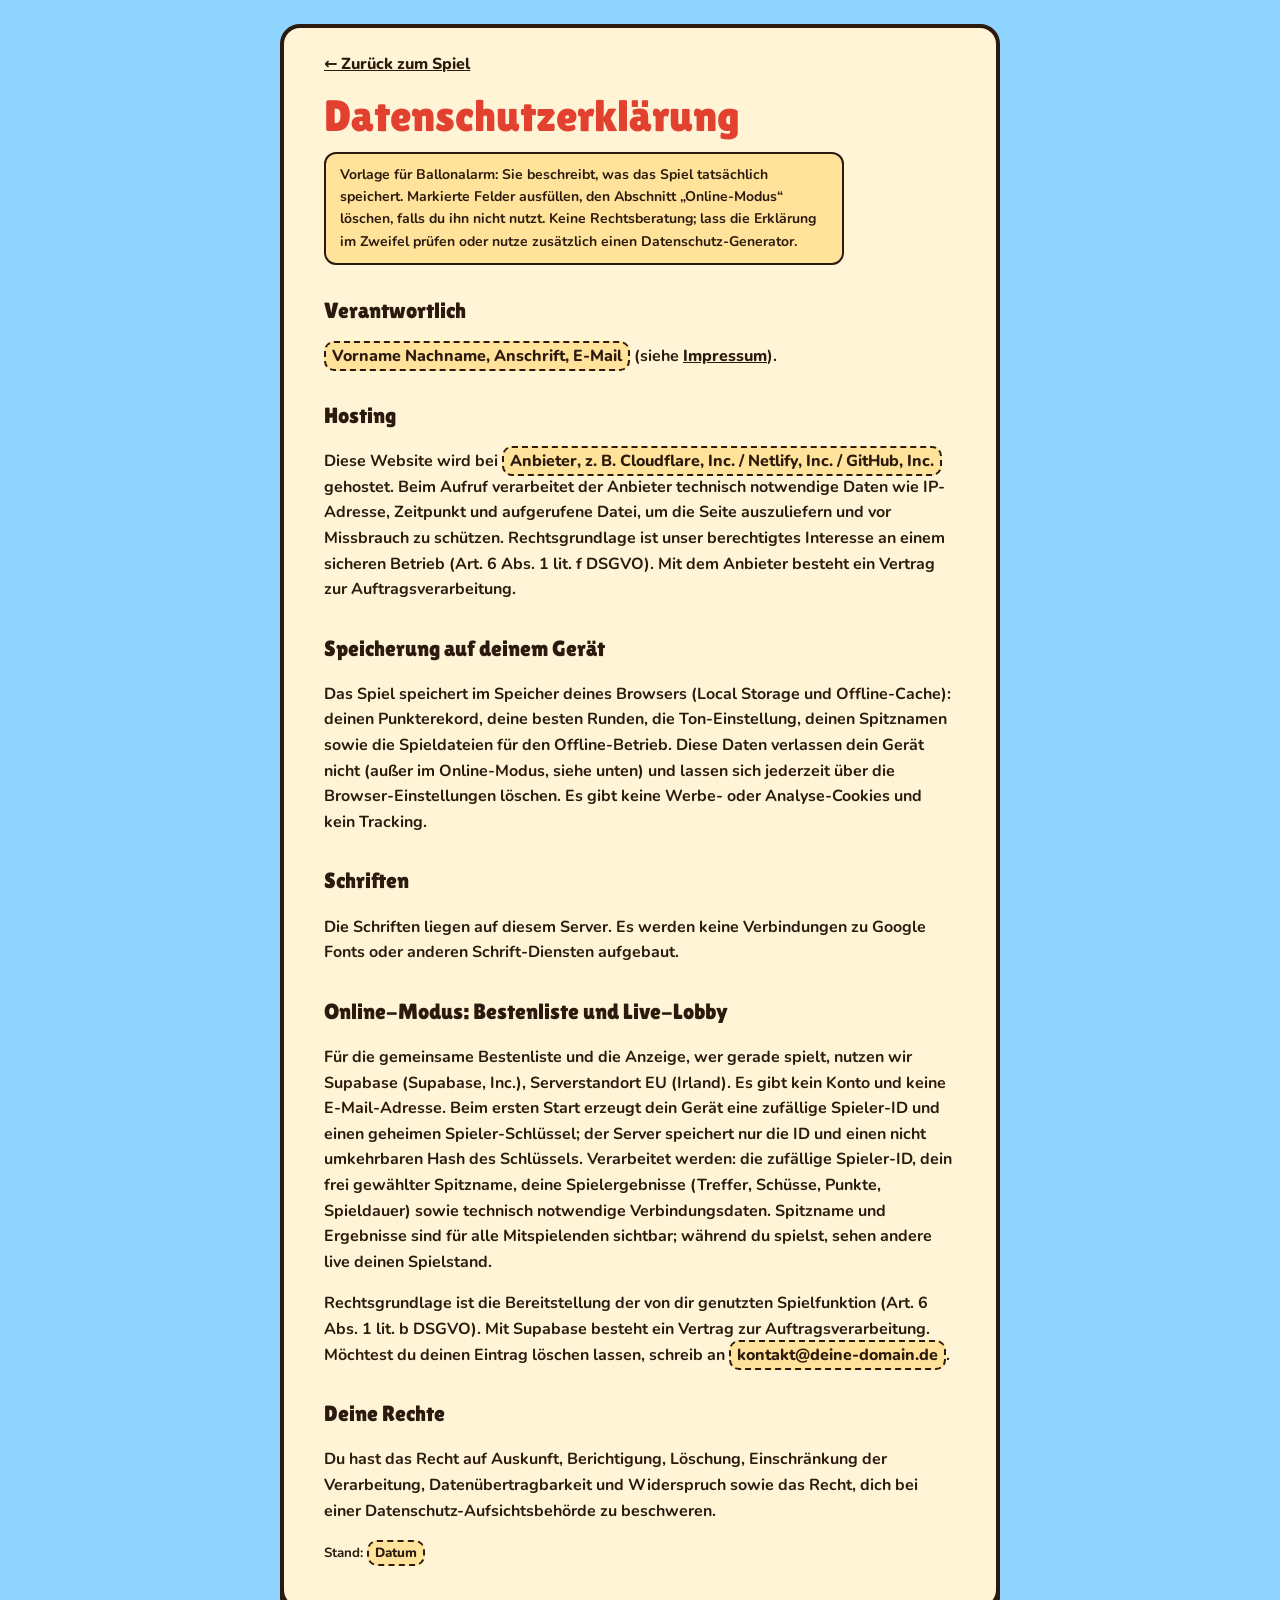
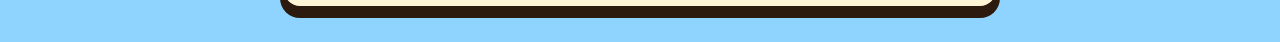
<file: datenschutz.html>
<!doctype html>
<html lang="de">
<head>
<meta charset="utf-8">
<meta name="viewport" content="width=device-width,initial-scale=1,viewport-fit=cover">
<title>Datenschutz – Ballonalarm</title>
<meta name="robots" content="noindex">
<link rel="icon" href="icons/favicon-32.png" sizes="32x32" type="image/png">
<link rel="stylesheet" href="legal.css">
</head>
<body>
<main>
  <a class="back" href="./">← Zurück zum Spiel</a>
  <h1>Datenschutz&shy;erklärung</h1>
  <p class="hint">Vorlage für Ballonalarm: Sie beschreibt, was das Spiel tatsächlich speichert. Markierte Felder ausfüllen, den Abschnitt „Online-Modus“ löschen, falls du ihn nicht nutzt. Keine Rechtsberatung; lass die Erklärung im Zweifel prüfen oder nutze zusätzlich einen Datenschutz-Generator.</p>

  <h2>Verantwortlich</h2>
  <p><span class="todo">Vorname Nachname, Anschrift, E-Mail</span> (siehe <a href="impressum.html">Impressum</a>).</p>

  <h2>Hosting</h2>
  <p>Diese Website wird bei <span class="todo">Anbieter, z.&nbsp;B. Cloudflare, Inc. / Netlify, Inc. / GitHub, Inc.</span> gehostet. Beim Aufruf verarbeitet der Anbieter technisch notwendige Daten wie IP-Adresse, Zeitpunkt und aufgerufene Datei, um die Seite auszuliefern und vor Missbrauch zu schützen. Rechtsgrundlage ist unser berechtigtes Interesse an einem sicheren Betrieb (Art.&nbsp;6 Abs.&nbsp;1 lit.&nbsp;f DSGVO). Mit dem Anbieter besteht ein Vertrag zur Auftragsverarbeitung.</p>

  <h2>Speicherung auf deinem Gerät</h2>
  <p>Das Spiel speichert im Speicher deines Browsers (Local Storage und Offline-Cache): deinen Punkterekord, deine besten Runden, die Ton-Einstellung, deinen Spitznamen sowie die Spieldateien für den Offline-Betrieb. Diese Daten verlassen dein Gerät nicht (außer im Online-Modus, siehe unten) und lassen sich jederzeit über die Browser-Einstellungen löschen. Es gibt keine Werbe- oder Analyse-Cookies und kein Tracking.</p>

  <h2>Schriften</h2>
  <p>Die Schriften liegen auf diesem Server. Es werden keine Verbindungen zu Google Fonts oder anderen Schrift-Diensten aufgebaut.</p>

  <h2>Online-Modus: Bestenliste und Live-Lobby</h2>
  <p>Für die gemeinsame Bestenliste und die Anzeige, wer gerade spielt, nutzen wir Supabase (Supabase, Inc.), Serverstandort EU (Irland). Es gibt kein Konto und keine E-Mail-Adresse. Beim ersten Start erzeugt dein Gerät eine zufällige Spieler-ID und einen geheimen Spieler-Schlüssel; der Server speichert nur die ID und einen nicht umkehrbaren Hash des Schlüssels. Verarbeitet werden: die zufällige Spieler-ID, dein frei gewählter Spitzname, deine Spielergebnisse (Treffer, Schüsse, Punkte, Spieldauer) sowie technisch notwendige Verbindungsdaten. Spitzname und Ergebnisse sind für alle Mitspielenden sichtbar; während du spielst, sehen andere live deinen Spielstand.</p>
  <p>Rechtsgrundlage ist die Bereitstellung der von dir genutzten Spielfunktion (Art.&nbsp;6 Abs.&nbsp;1 lit.&nbsp;b DSGVO). Mit Supabase besteht ein Vertrag zur Auftragsverarbeitung. Möchtest du deinen Eintrag löschen lassen, schreib an <span class="todo">kontakt@deine-domain.de</span>.</p>

  <h2>Deine Rechte</h2>
  <p>Du hast das Recht auf Auskunft, Berichtigung, Löschung, Einschränkung der Verarbeitung, Datenübertragbarkeit und Widerspruch sowie das Recht, dich bei einer Datenschutz-Aufsichtsbehörde zu beschweren.</p>

  <p><small>Stand: <span class="todo">Datum</span></small></p>
</main>
</body>
</html>
</file>
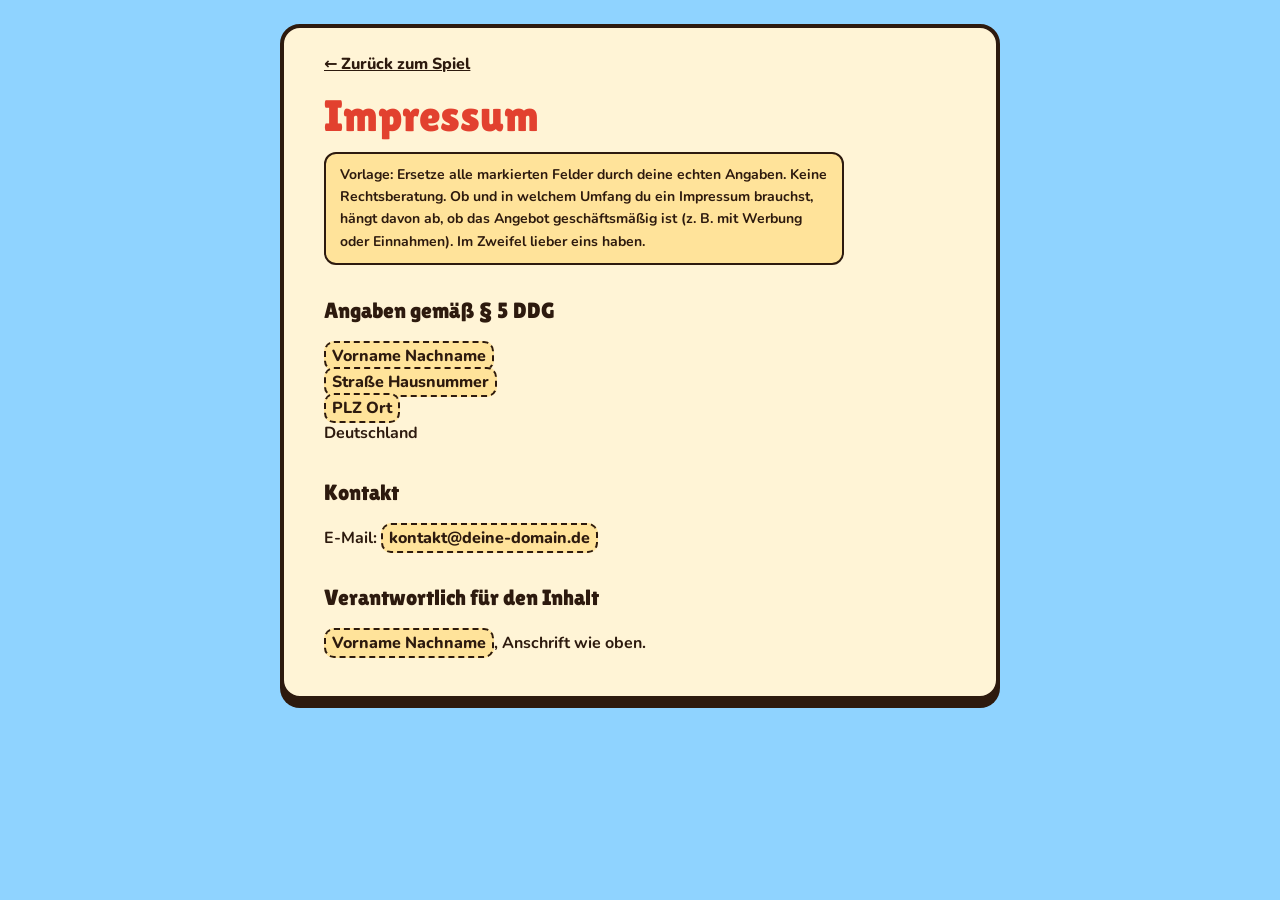
<file: impressum.html>
<!doctype html>
<html lang="de">
<head>
<meta charset="utf-8">
<meta name="viewport" content="width=device-width,initial-scale=1,viewport-fit=cover">
<title>Impressum – Ballonalarm</title>
<meta name="robots" content="noindex">
<link rel="icon" href="icons/favicon-32.png" sizes="32x32" type="image/png">
<link rel="stylesheet" href="legal.css">
</head>
<body>
<main>
  <a class="back" href="./">← Zurück zum Spiel</a>
  <h1>Impressum</h1>
  <p class="hint">Vorlage: Ersetze alle markierten Felder durch deine echten Angaben. Keine Rechtsberatung. Ob und in welchem Umfang du ein Impressum brauchst, hängt davon ab, ob das Angebot geschäftsmäßig ist (z.&nbsp;B. mit Werbung oder Einnahmen). Im Zweifel lieber eins haben.</p>

  <h2>Angaben gemäß § 5 DDG</h2>
  <p><span class="todo">Vorname Nachname</span><br>
  <span class="todo">Straße Hausnummer</span><br>
  <span class="todo">PLZ Ort</span><br>
  Deutschland</p>

  <h2>Kontakt</h2>
  <p>E-Mail: <span class="todo">kontakt@deine-domain.de</span></p>

  <h2>Verantwortlich für den Inhalt</h2>
  <p><span class="todo">Vorname Nachname</span>, Anschrift wie oben.</p>
</main>
</body>
</html>
</file>
<file: legal.css>
@font-face{font-family:"Lilita One";font-weight:400;font-display:swap;src:url(fonts/lilita-one-latin.woff2) format("woff2")}
@font-face{font-family:"Nunito";font-weight:700 900;font-display:swap;src:url(fonts/nunito-latin.woff2) format("woff2")}
:root{--ink:#2d1a0e;--paper:#fff4d6;--paper-2:#ffe39a;--red:#e2412f;--sky:#8fd3ff;color-scheme:light}
*,*::before,*::after{box-sizing:border-box}
body{margin:0;background:var(--sky);color:var(--ink);font:500 16px/1.6 "Nunito",system-ui,-apple-system,"Segoe UI",sans-serif;
  padding:calc(env(safe-area-inset-top,0px) + 24px) 16px calc(env(safe-area-inset-bottom,0px) + 32px)}
main{max-width:720px;margin:0 auto;background:var(--paper);border:4px solid var(--ink);border-radius:20px;box-shadow:0 8px 0 var(--ink);padding:24px clamp(16px,5vw,40px)}
h1{font-family:"Lilita One","Trebuchet MS",sans-serif;font-weight:400;color:var(--red);font-size:clamp(32px,8vw,44px);line-height:1;margin:0 0 8px}
h2{font-family:"Lilita One","Trebuchet MS",sans-serif;font-weight:400;font-size:22px;margin:28px 0 6px}
p,li{max-width:65ch}
a{color:var(--ink);font-weight:800}
.todo{background:var(--paper-2);border:2px dashed var(--ink);border-radius:10px;padding:2px 6px;font-weight:800}
.hint{background:var(--paper-2);border:2px solid var(--ink);border-radius:12px;padding:10px 14px;font-size:14px}
.back{display:inline-block;margin-bottom:16px}
</file>
